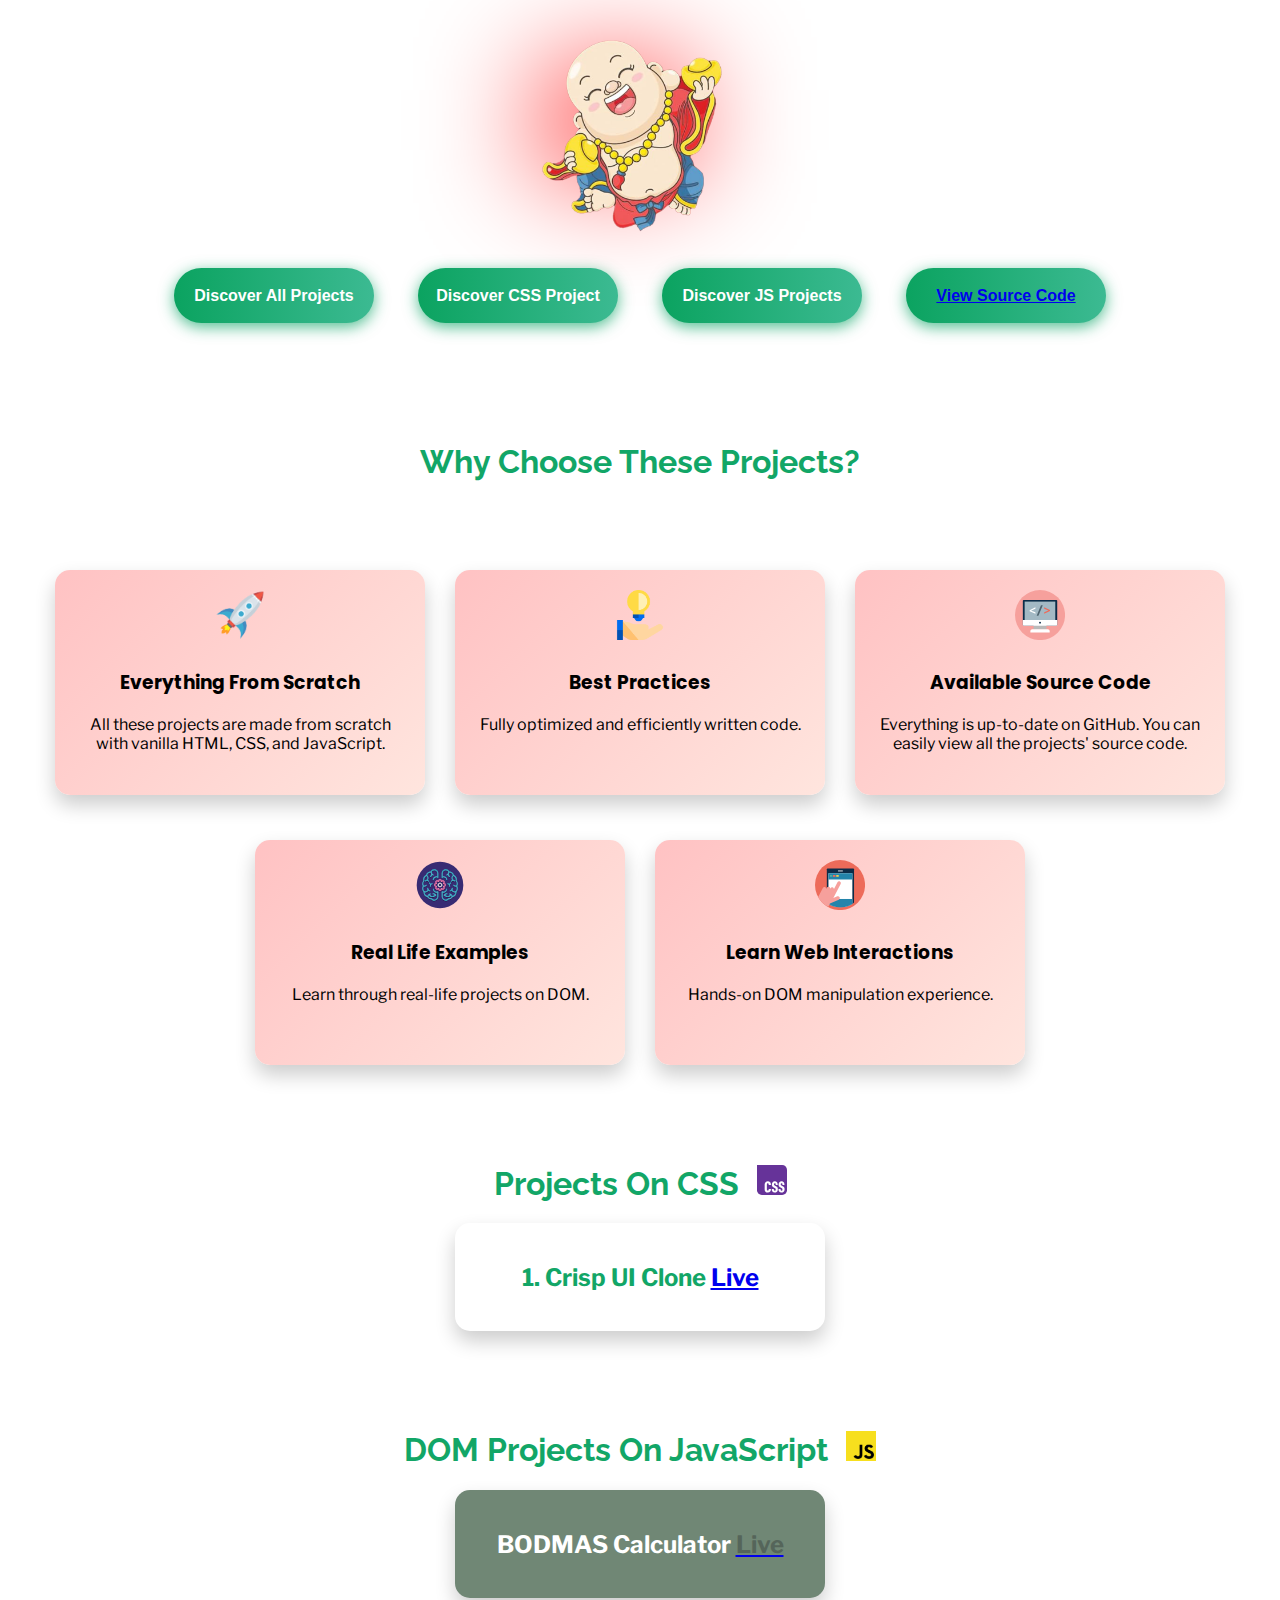
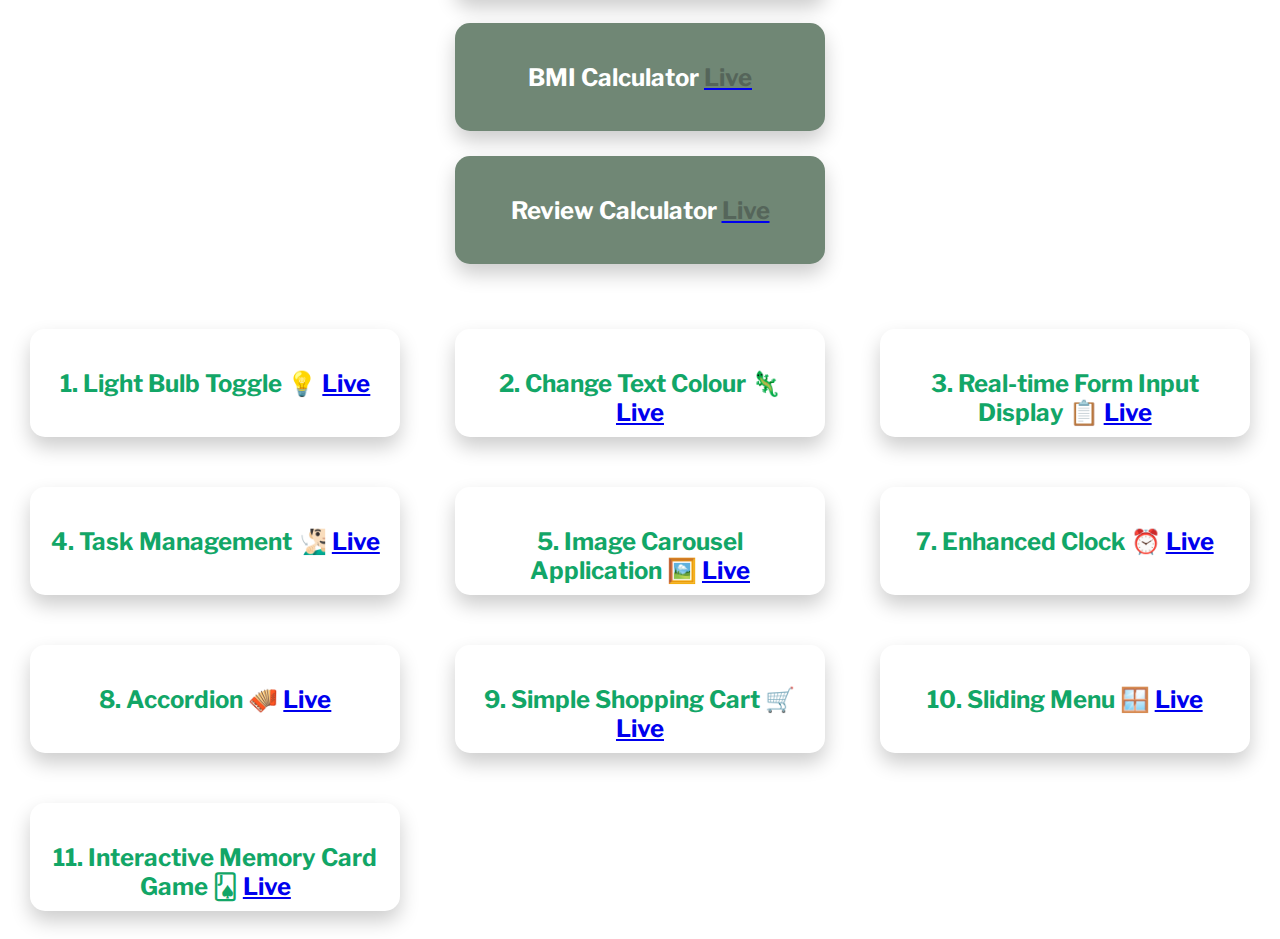
<file: index.html>
<!DOCTYPE html>
<html lang="en">

<head>
    <meta charset="UTF-8">
    <meta name="viewport" content="width=device-width, initial-scale=1.0">
    <title>@theadroitdev | Projects</title>
    <link rel="shortcut icon" href="./assests/WISE_Logo.png" type="image/x-icon">
    <link rel="stylesheet" href="styles.css">
    <style>
        body{
            overflow-x: hidden;
        }
    </style>
</head>

<body>

    <div class="logo-container">
        <div class="glow"></div>
        <img class="image-logo" src="./assests/rituals_of_happy_soul.png" width="240" alt="main-logo">
    </div>
    <div class="buttons">
        <button class="btn-hover color-5">Discover All Projects</button>
        <button class="btn-hover color-5">Discover CSS Project</button>
        <button class="btn-hover color-5">Discover JS Projects</button>
        <button class="btn-hover color-5 source-btn"><a target="_blank" href="https://github.com/TheAdroitDev/ChaiCode-Cohort/tree/master/February-2025/phase-2-JavaScript-Surgeons/week-07/js_Dom_Challenges"><span>View Source Code</span></a></button>
    </div>

    <div class="section">
        <div class="center-container">
            <h1 class="glowing-border">Why Choose These Projects?</h1>
        </div>

        <div class="card-container">
            <div class="card">
                <img src="./assests/svgviewer-png-output.png" alt="Logo 1" class="card-logo">
                <h3>Everything From Scratch</h3>
                <p>All these projects are made from scratch with vanilla HTML, CSS, and JavaScript.</p>
            </div>
            <div class="card">
                <img src="./assests/svgviewer-png-output (2).png" alt="Logo 2" class="card-logo">
                <h3>Best Practices</h3>
                <p>Fully optimized and efficiently written code.</p>
            </div>
            <div class="card">
                <img src="./assests/reshot-icon-code-CZ2NMXUGQ8.svg" alt="Logo 3" class="card-logo">
                <h3>Available Source Code</h3>
                <p>Everything is up-to-date on GitHub. You can easily view all the projects' source code.</p>
            </div>
        </div>
        <div class="more-cards-container">
            <div class="card">
                <img src="./assests/reshot-icon-machine-learning-CNU25VK3BE.svg" alt="Logo 3" class="card-logo">
                <h3>Real Life Examples</h3>
                <p>Learn through real-life projects on DOM.</p>
            </div>
            <div class="card">
                <img src="./assests/reshot-icon-touch-BPWDKJH2X3.svg" alt="Logo 3" class="card-logo">
                <h3>Learn Web Interactions</h3>
                <p>Hands-on DOM manipulation experience.</p>
            </div>
        </div>
    </div>
    <div class="section-css">
      
        <h1>Projects On CSS <img id="css-logo" src="./assests/Official_CSS_Logo.svg" width="40" alt="css-logo"></h1>
        <div class="card-show-sections">
            <h2>1. Crisp UI Clone <a href="https://theadroitdev.github.io/crisp-ui-clone/"><span>Live</span></a></h2>
        </div>       
    </div>


    <h1>DOM Projects On JavaScript <img id="css-logo" src="./assests/javascript.webp" width="40" alt="js-logo"></h1>
    <div class="latest-container">
        <div id="card-1" class="card-show-sections">
            <h2> BODMAS Calculator <a
                    href="https://theadroitdev.github.io/DOM-phase0-3-Challenges/calculator/index.html"><span
                        style="color: #55655a;">Live</span></a></h2>
        </div>
        <div id="card-2" class="card-show-sections">
            <h2> BMI Calculator <a
                    href="https://theadroitdev.github.io/DOM-phase0-3-Challenges/bmi-calculator/index.html"><span
                        style="color: #55655a;">Live</span></a></h2>
        </div>
        <div id="card-3" class="card-show-sections">
            <h2> Review Calculator <a
                    href="https://theadroitdev.github.io/DOM-phase0-3-Challenges/review-collector/index.html"><span
                        style="color: #55655a;">Live</span></a></h2>
        </div>
    </div>
    <div class="section-js js-projects-container ">
        <div class="card-show-sections">
            <h2>1. Light Bulb Toggle 💡 <a href="./challenges_1-5/challenge-1/index.html"><span>Live</span></a></h2>
        </div>
        <div class="card-show-sections">
            <h2>2. Change Text Colour 🦎 <a href="./challenges_1-5/challenge-2/index.html"><span>Live</span></a></h2>
        </div>
        <div class="card-show-sections">
            <h2>3. Real-time Form Input Display 📋 <a
                    href="./challenges_1-5/challenge-3/index.html"><span>Live</span></a></h2>
        </div>
        <div class="card-show-sections">
            <h2>4. Task Management 🧏🏻‍♂️ <a href="./challenges_1-5/challenge-4/index.html"><span>Live</span></a></h2>
        </div>
        <div class="card-show-sections">
            <h2>5. Image Carousel Application 🖼️ <a
                    href="./challenges_1-5/challenge-5/index.html"><span>Live</span></a></h2>
        </div>
        <div class="card-show-sections">
            <h2>7. Enhanced Clock ⏰ <a href="./challenges_6-10/challenge-6/index.html"><span>Live</span></a></h2>
        </div>
        <div class="card-show-sections">
            <h2>8. Accordion 🪗 <a href="./challenges_6-10/challenge-7/index.html"><span>Live</span></a></h2>
        </div>
        <div class="card-show-sections">
            <h2>9. Simple Shopping Cart 🛒 <a href="./challenges_6-10/challenge-8/index.html"><span>Live</span></a>
            </h2>
        </div>
        <div class="card-show-sections">
            <h2>10. Sliding Menu 🪟 <a href="./challenges_6-10/challenge-9/index.html"><span>Live</span></a></h2>
        </div>
        <div class="card-show-sections">
            <h2>11. Interactive Memory Card Game 🂫 <a
                    href="./challenges_6-10/challenge-10/index.html"><span>Live</span></a></h2>
        </div>
    </div>
</body>

</html>
</file>
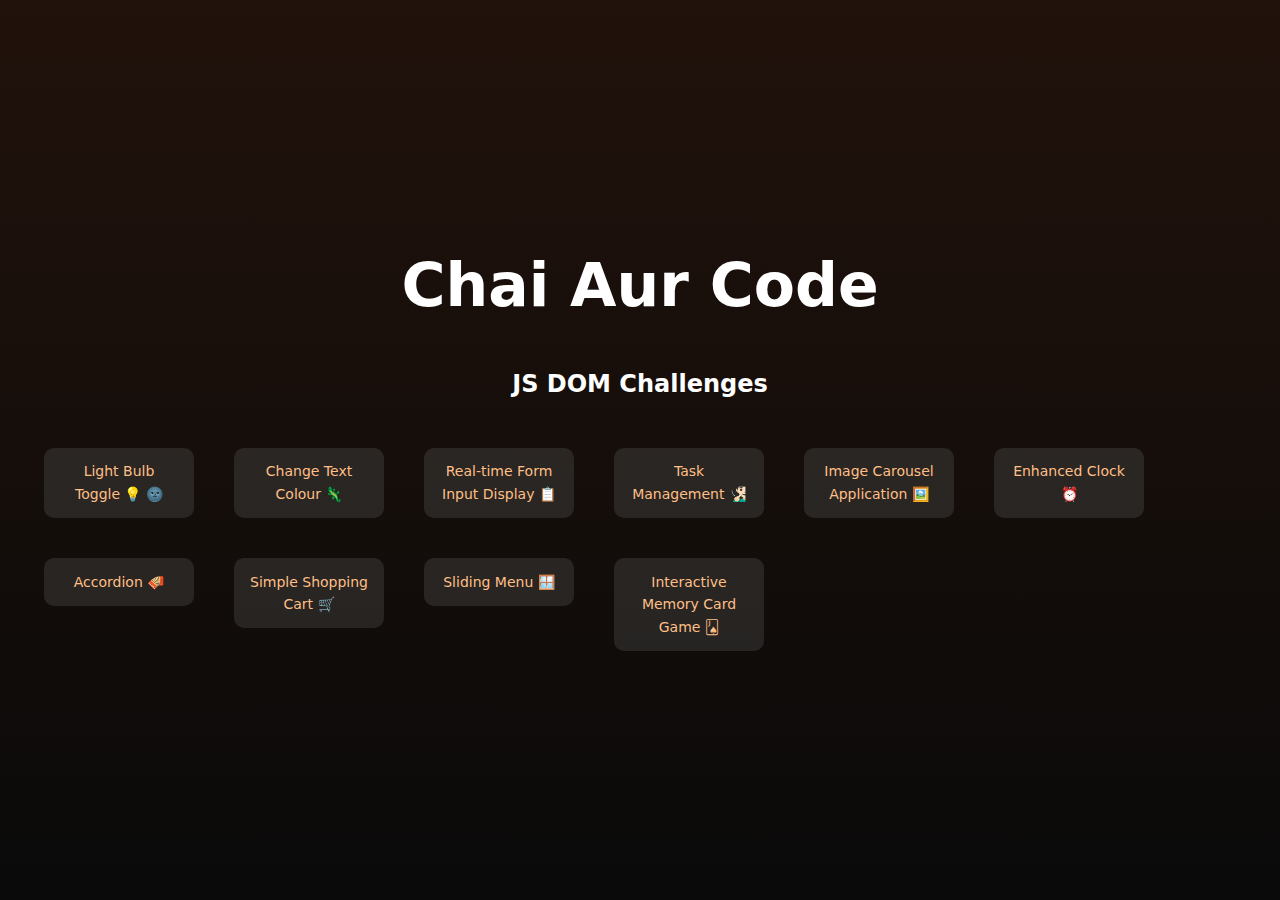
<file: challenges_1-5/index.html>
<!DOCTYPE html>
<html lang="en">

<head>
  <meta charset="UTF-8" />
  <meta name="viewport" content="width=device-width, initial-scale=1.0" />
  <title>JS DOM Challenges</title>
  <link rel="stylesheet" href="styles.css" />
</head>

<body>
  <main class="main">
    <h1 class="heading">Chai Aur Code</h1>
    <h2>JS DOM Challenges</h2>

    <div class="btns">
      <div class="btn-group">
        <a href="./challenge-1/index.html">Light Bulb Toggle 💡 🌚</a>

      </div>

      <div class="btn-group">
        <a href="./challenge-2/index.html">Change Text Colour 🦎</a>

      </div>

      <div class="btn-group">
        <a href="./challenge-3/index.html">Real-time Form Input Display 📋</a>

      </div>

      <div class="btn-group">
        <a href="./challenge-4/index.html">Task Management 🧏🏻‍♂️</a>

      </div>

      <div class="btn-group">
        <a href="./challenge-5/index.html">Image Carousel Application 🖼️</a>
      </div>
      <div class="btn-group">
        <a href="../challenges_6-10/challenge-6/index.html">Enhanced Clock ⏰</a>
      </div>
      <div class="btn-group">
        <a href="../challenges_6-10/challenge-7/index.html">Accordion 🪗</a>

      </div>
      <div class="btn-group">
        <a href="../challenges_6-10/challenge-8/index.html">Simple Shopping Cart 🛒</a>

      </div>
      <div class="btn-group">
        <a href="../challenges_6-10/challenge-9/index.html"> Sliding Menu 🪟</a>

      </div>
      <div class="btn-group">
        <a href="../challenges_6-10/challenge-10/index.html">Interactive Memory Card Game 🂫</a>

      </div>
    </div>
  </main>
</body>

</html>
</file>
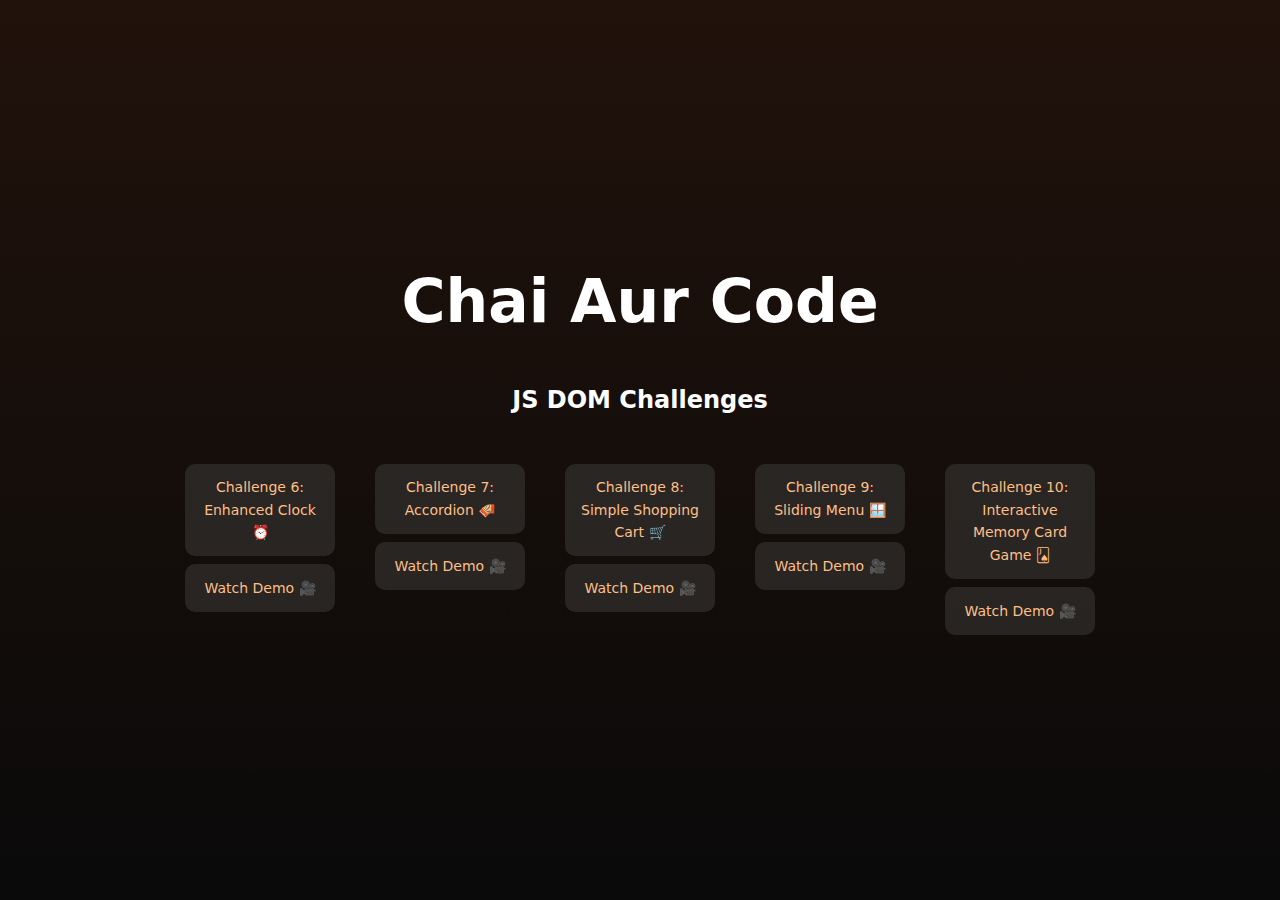
<file: challenges_6-10/index.html>
<!-- <!DOCTYPE html>
<html lang="en">
  <head>
    <meta charset="UTF-8" />
    <meta name="viewport" content="width=device-width, initial-scale=1.0" />
    <title>JS DOM Challenges</title>
    <link rel="stylesheet" href="styles.css" />
  </head>
  <body>
    <main class="main">
      <h1 class="heading">Chai Aur Code</h1>
      <h2>JS DOM Challenges</h2>

      <div class="btns">
        <a href="./challenge-6/index.html">Challenge 6: Enhanced Clock ⏰</a>
        <a href="./challenge-7/index.html">Challenge 7: Accordion 🪗</a>
        <a href="./challenge-8/index.html"
          >Challenge 8: Simple Shopping Cart 🛒</a
        >
        <a href="./challenge-9/index.html">Challenge 9: Sliding Menu 🪟</a>
        <a href="./challenge-10/index.html"
          >Challenge 10: Interactive Memory Card Game 🂫</a
        >
      </div>
    </main>
  </body>
</html> -->
<!DOCTYPE html>
<html lang="en">
  <head>
    <meta charset="UTF-8" />
    <meta name="viewport" content="width=device-width, initial-scale=1.0" />
    <title>JS DOM Challenges</title>
    <link rel="stylesheet" href="styles.css" />
  </head>
  <body>
    <main class="main">
      <h1 class="heading">Chai Aur Code</h1>
      <h2>JS DOM Challenges</h2>

      <div class="btns">
        <div class="btn-group">
          <a href="./challenge-6/index.html">Challenge 6: Enhanced Clock ⏰</a>
          <a
            href="https://vimeo.com/1058699191"
            target="_blank"
            class="demo-link"
            >Watch Demo 🎥</a
          >
        </div>

        <div class="btn-group">
          <a href="./challenge-7/index.html">Challenge 7: Accordion 🪗</a>
          <a
            href="https://vimeo.com/1058699234"
            target="_blank"
            class="demo-link"
            >Watch Demo 🎥</a
          >
        </div>

        <div class="btn-group">
          <a href="./challenge-8/index.html"
            >Challenge 8: Simple Shopping Cart 🛒</a
          >
          <a
            href="https://vimeo.com/1058699266"
            target="_blank"
            class="demo-link"
            >Watch Demo 🎥</a
          >
        </div>

        <div class="btn-group">
          <a href="./challenge-9/index.html">Challenge 9: Sliding Menu 🪟</a>
          <a
            href="https://vimeo.com/1058699308"
            target="_blank"
            class="demo-link"
            >Watch Demo 🎥</a
          >
        </div>

        <div class="btn-group">
          <a href="./challenge-10/index.html"
            >Challenge 10: Interactive Memory Card Game 🂫</a
          >
          <a
            href="https://vimeo.com/1058699351"
            target="_blank"
            class="demo-link"
            >Watch Demo 🎥</a
          >
        </div>
      </div>
    </main>
  </body>
</html>
</file>
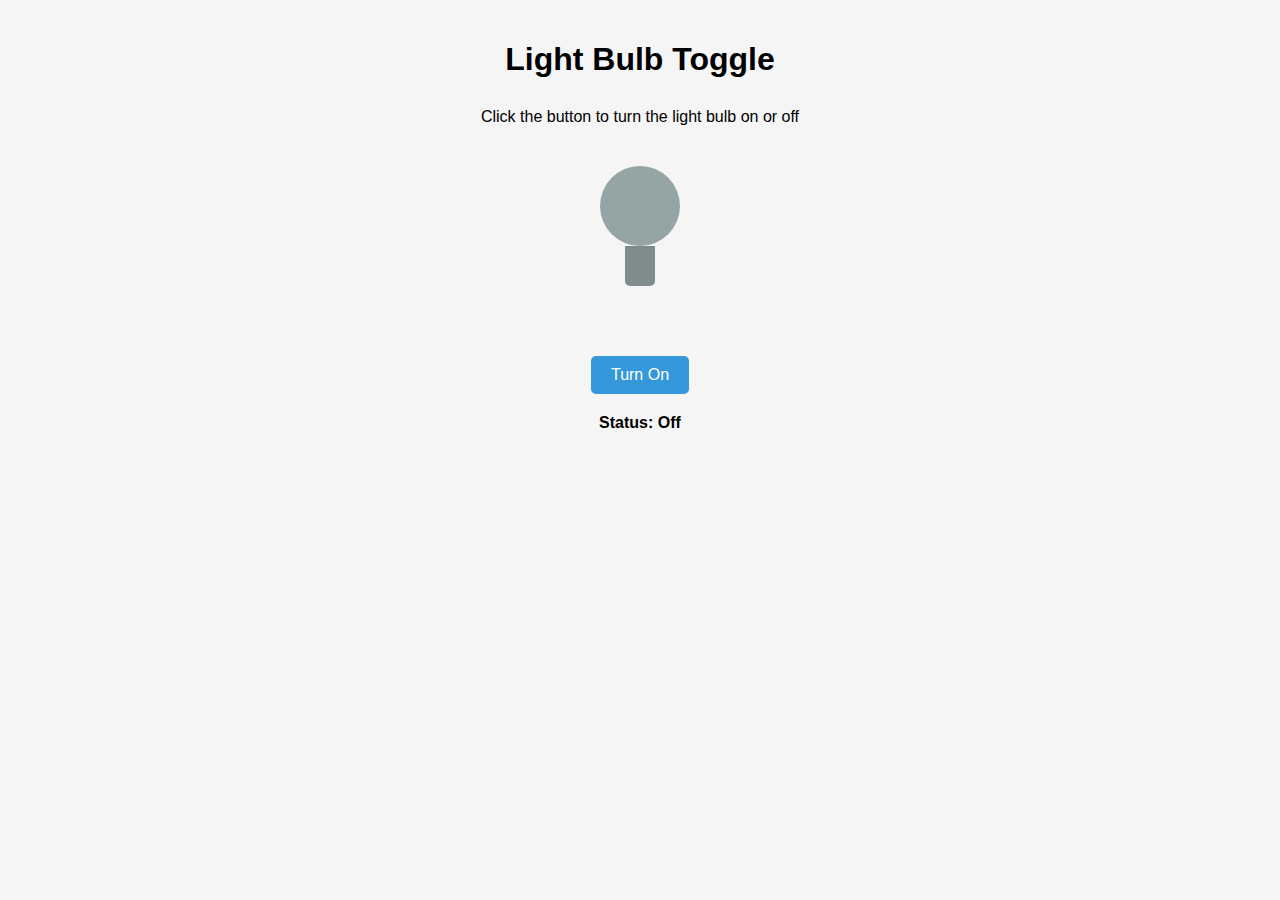
<file: challenges_1-5/challenge-1/index.html>
<!DOCTYPE html>
<html lang="en">
  <head>
    <meta charset="UTF-8" />
    <meta name="viewport" content="width=device-width, initial-scale=1.0" />
    <title>Light Bulb Toggle</title>
    <link rel="stylesheet" href="styles.css" />
  </head>
  <body id="body">
    <h1>Light Bulb Toggle</h1>
    <p>Click the button to turn the light bulb on or off</p>

    <div class="bulb-container">
      <div id="bulb" class="bulb off"></div>
      <div class="bulb-base"></div>
    </div>

    <button id="toggleButton">Turn On</button>

    <p id="status" class="switch-status">Status: Off</p>

    <script src="app.js"></script>
  </body>
</html>
</file>
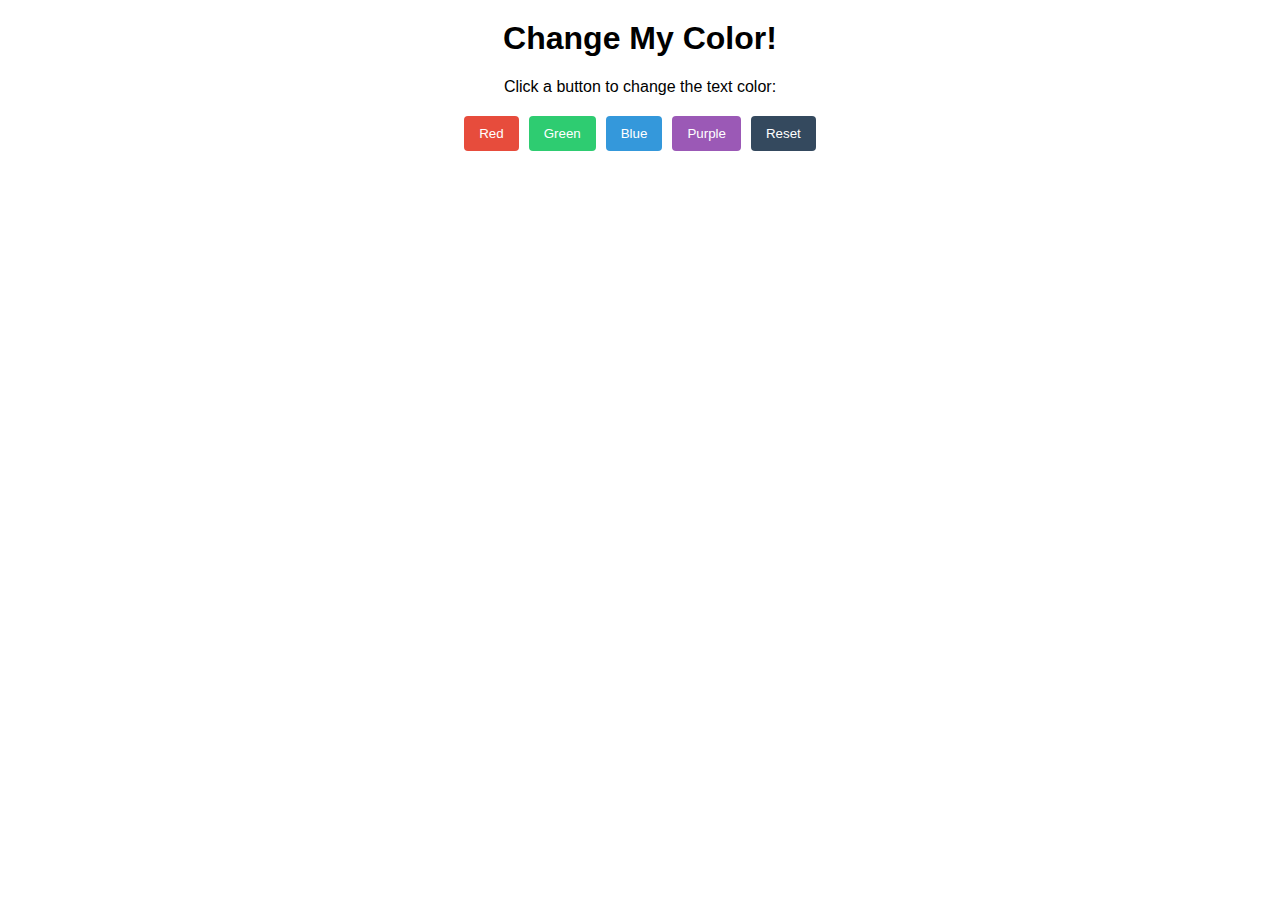
<file: challenges_1-5/challenge-2/index.html>
<html lang="en">
  <head>
    <meta charset="UTF-8" />
    <meta name="viewport" content="width=device-width, initial-scale=1.0" />
    <title>Change Text Color</title>
    <link rel="stylesheet" href="styles.css" />
  </head>
  <body>
    <h1 id="mainHeading">Change My Color!</h1>
    <p>Click a button to change the text color:</p>

    <div class="color-buttons">
      <button id="redButton">Red</button>
      <button id="greenButton">Green</button>
      <button id="blueButton">Blue</button>
      <button id="purpleButton">Purple</button>
      <button id="resetButton">Reset</button>
    </div>

    <script src="app.js"></script>
  </body>
</html>
</file>
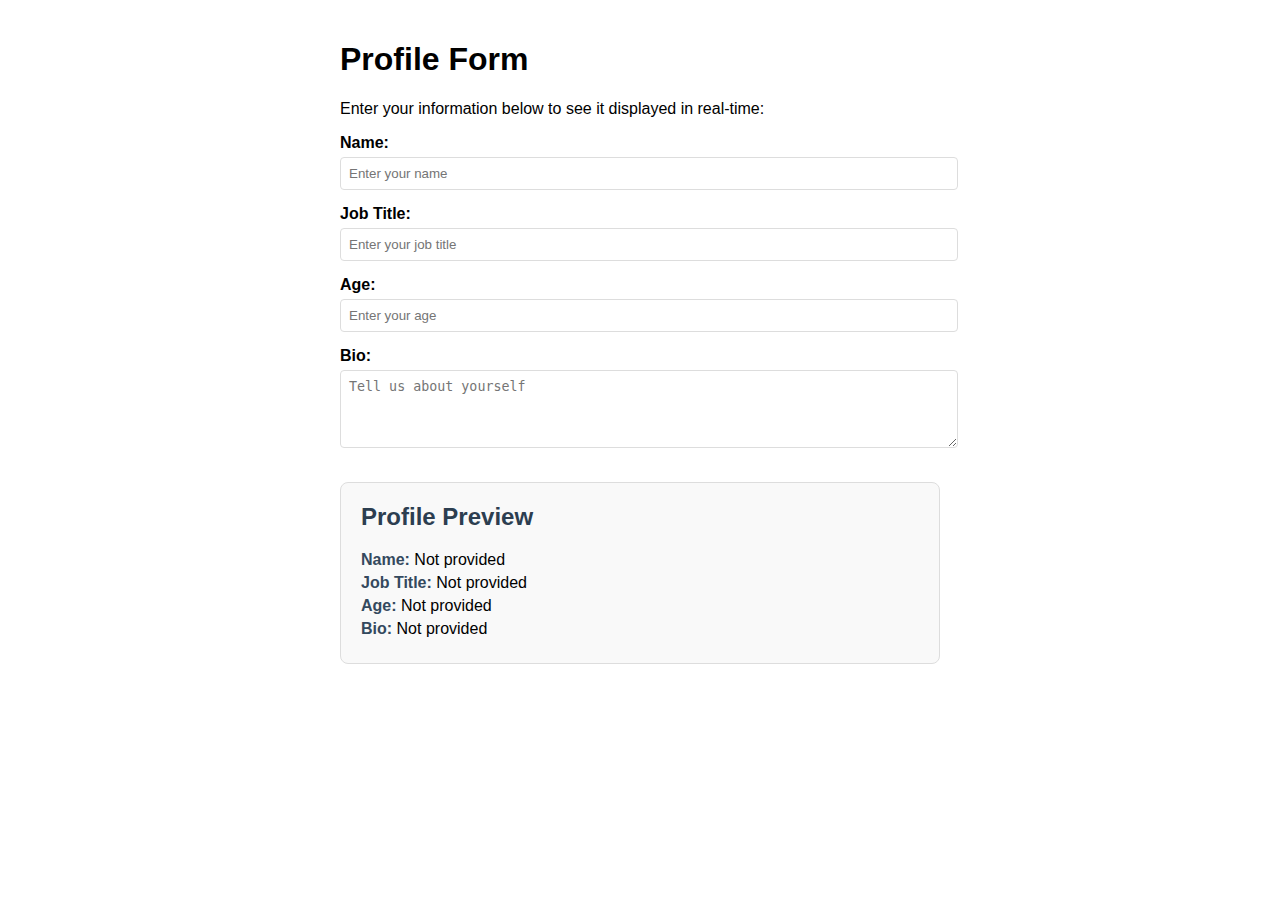
<file: challenges_1-5/challenge-3/index.html>
<!DOCTYPE html>
<html lang="en">

<head>
  <meta charset="UTF-8" />
  <meta name="viewport" content="width=device-width, initial-scale=1.0" />
  <title>Real-time Form Input Display</title>
  <link rel="stylesheet" href="styles.css" />
</head>

<body>
  <h1>Profile Form</h1>
  <p>Enter your information below to see it displayed in real-time:</p>

  <div class="form-container">
    <div class="form-group">
      <label for="nameInput">Name:</label>
      <input type="text" id="nameInput" placeholder="Enter your name" />
    </div>

    <div class="form-group">
      <label for="jobInput">Job Title:</label>
      <input type="text" id="jobInput" placeholder="Enter your job title" />
    </div>

    <div class="form-group">
      <label for="ageInput">Age:</label>
      <input type="number" id="ageInput" min="18" max="120" placeholder="Enter your age" />
    </div>

    <div class="form-group">
      <label for="bioInput">Bio:</label>
      <textarea id="bioInput" rows="4" placeholder="Tell us about yourself"></textarea>
    </div>
  </div>

  <div class="preview-card">
    <h2>Profile Preview</h2>
    <div class="profile-info">
      <p><strong>Name:</strong> <span id="nameDisplay">Not provided</span></p>
      <p>
        <strong>Job Title:</strong> <span id="jobDisplay">Not provided</span>
      </p>
      <p><strong>Age:</strong> <span id="ageDisplay">Not provided</span></p>
      <p><strong>Bio:</strong> <span id="bioDisplay">Not provided</span></p>
    </div>
  </div>

  <script src="app.js"></script>
</body>

</html>
</file>
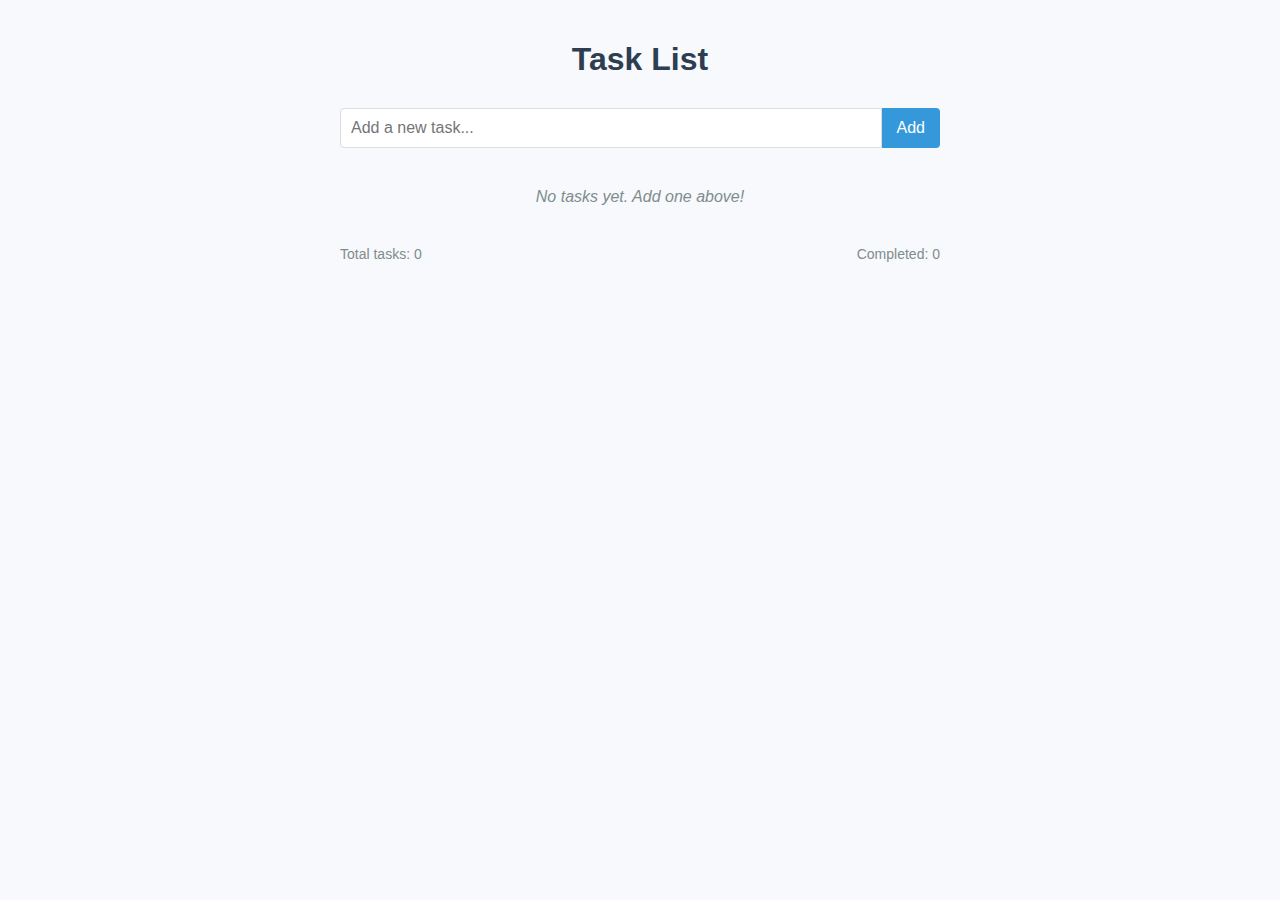
<file: challenges_1-5/challenge-4/index.html>
<!DOCTYPE html>
<html lang="en">

<head>
  <meta charset="UTF-8" />
  <meta name="viewport" content="width=device-width, initial-scale=1.0" />
  <title>Task List Application</title>
  <link rel="stylesheet" href="styles.css" />
</head>

<body>
  <h1>Task List</h1>

  <div class="task-form">
    <input type="text" id="taskInput" class="task-input" placeholder="Add a new task..." />
    <button id="addButton" class="add-button">Add</button>
  </div>

  <ul id="taskList" class="task-list">
    <li id="emptyTag" class="empty-list">No tasks yet. Add one above!</li>
  </ul>

  <div class="task-stats">
    <span id="totalTasks">Total tasks: 0</span>
    <span id="completedTasks">Completed: 0</span>
  </div>
  <script src="app.js"></script>
</body>

</html>
</file>
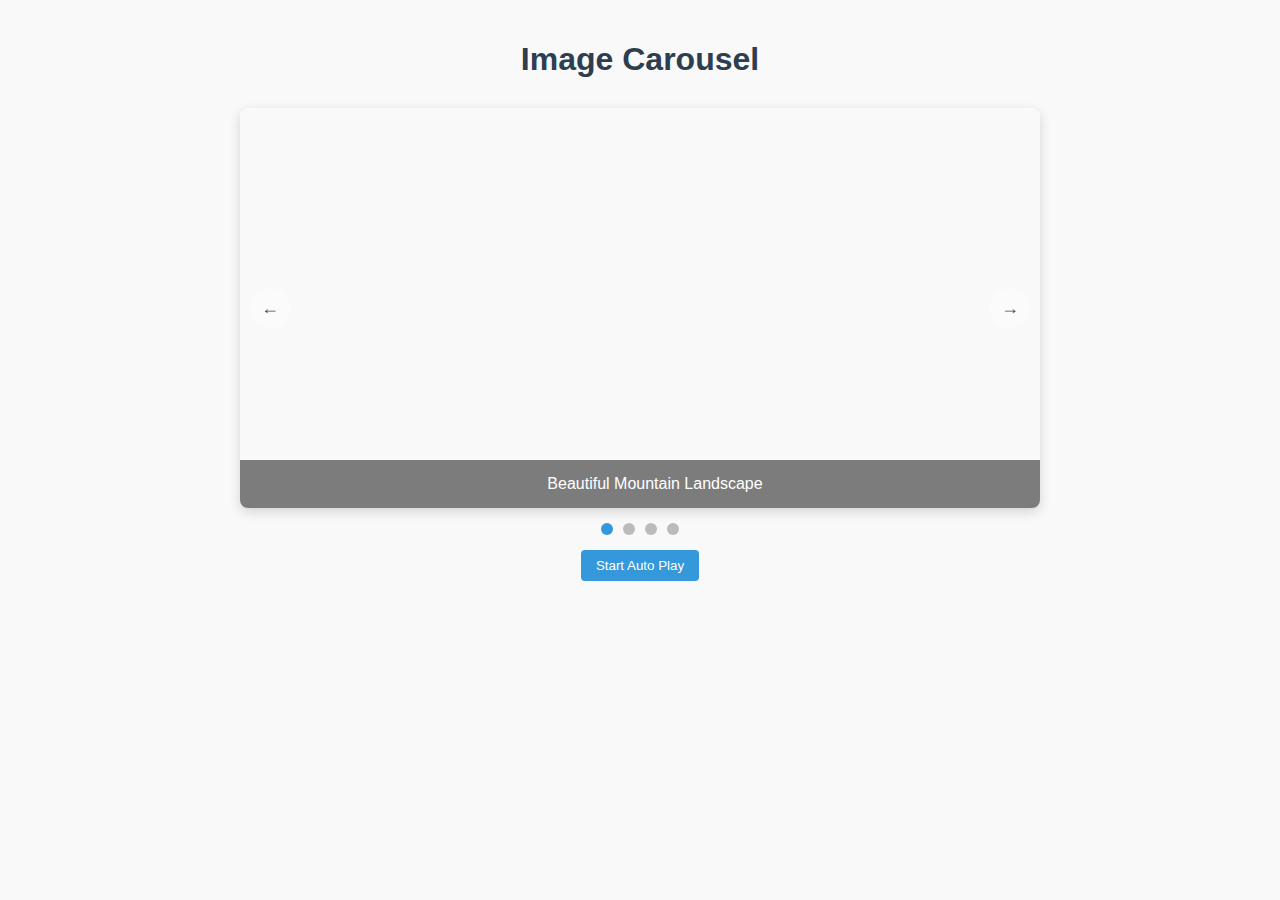
<file: challenges_1-5/challenge-5/index.html>
<!DOCTYPE html>
<html lang="en">

<head>
  <meta charset="UTF-8" />
  <meta name="viewport" content="width=device-width, initial-scale=1.0" />
  <title>Image Carousel</title>
  <link rel="stylesheet" href="styles.css" />
</head>

<body>
  <h1>Image Carousel</h1>

  <div class="carousel-container" id="carousel">
    <div class="carousel-track" id="carouselTrack">
      <!-- Images will be added dynamically -->
     
    </div>
    
    <div class="carousel-caption" id="caption"></div>

    <button class="carousel-button prev-button" id="prevButton">←</button>
    <button class="carousel-button next-button" id="nextButton">→</button>
  </div>

  <div class="carousel-nav" id="carouselNav">
    <!-- Indicators will be added dynamically -->
  </div>

  <div class="auto-play-control">
    <button class="auto-play-button" id="autoPlayButton">
      Start Auto Play
    </button>
    <span id="timerDisplay"></span>
  </div>

  <script src="app.js"></script>
</body>

</html>
</file>
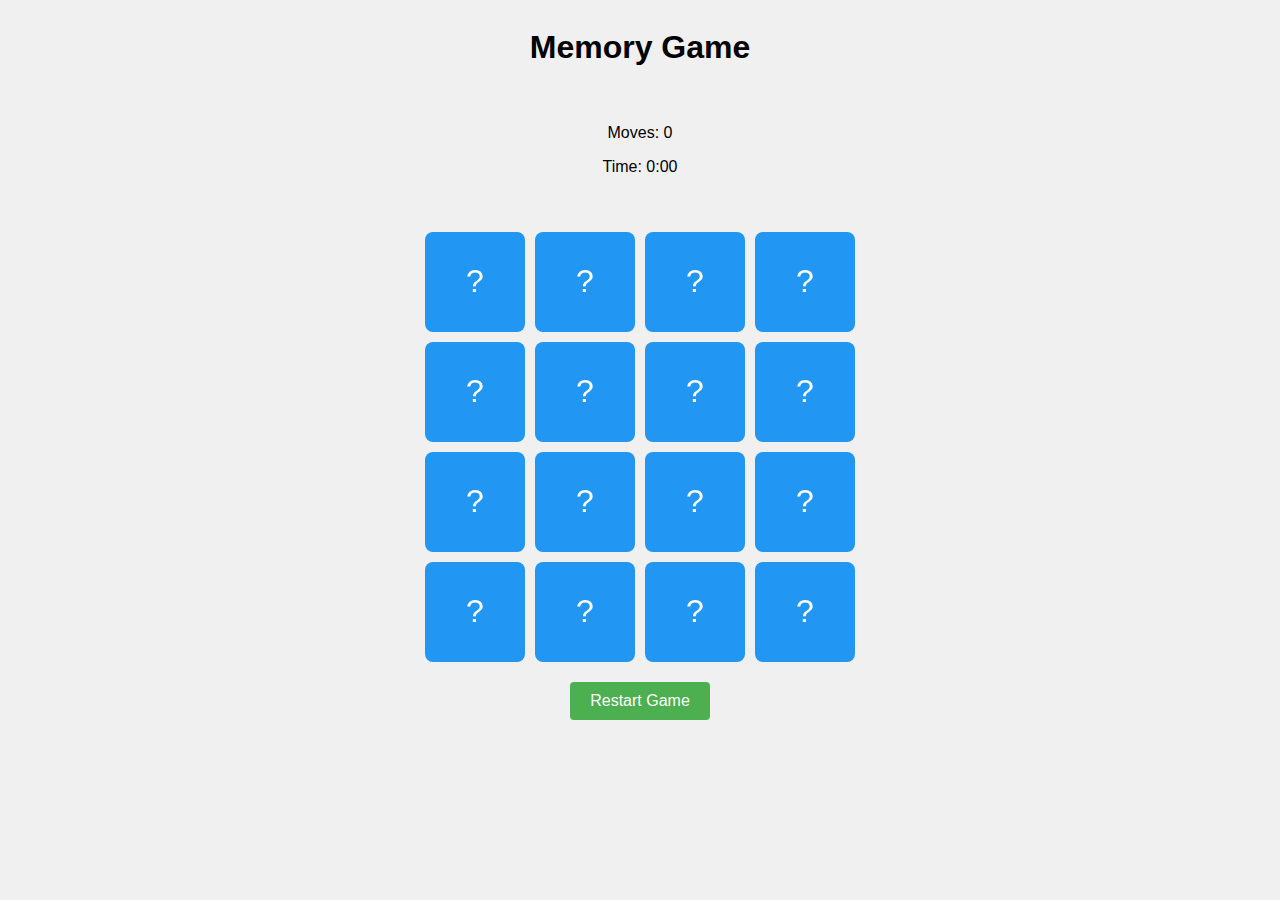
<file: challenges_6-10/challenge-10/index.html>
<!DOCTYPE html>
<html lang="en">
  <head>
    <meta charset="UTF-8" />
    <meta name="viewport" content="width=device-width, initial-scale=1.0" />
    <title>Memory Card Game</title>
    <link rel="stylesheet" href="styles.css" />
  </head>
  <body>
    <h1>Memory Game</h1>
    <div class="stats">
      <p>Moves: <span id="moves">0</span></p>
      <p>Time: <span id="time">0:00</span></p>
    </div>
    <div class="game-container" id="gameContainer"></div>
    <button onclick="restartGame()">Restart Game</button>

    <script src="app.js"></script>
  </body>
</html>
</file>
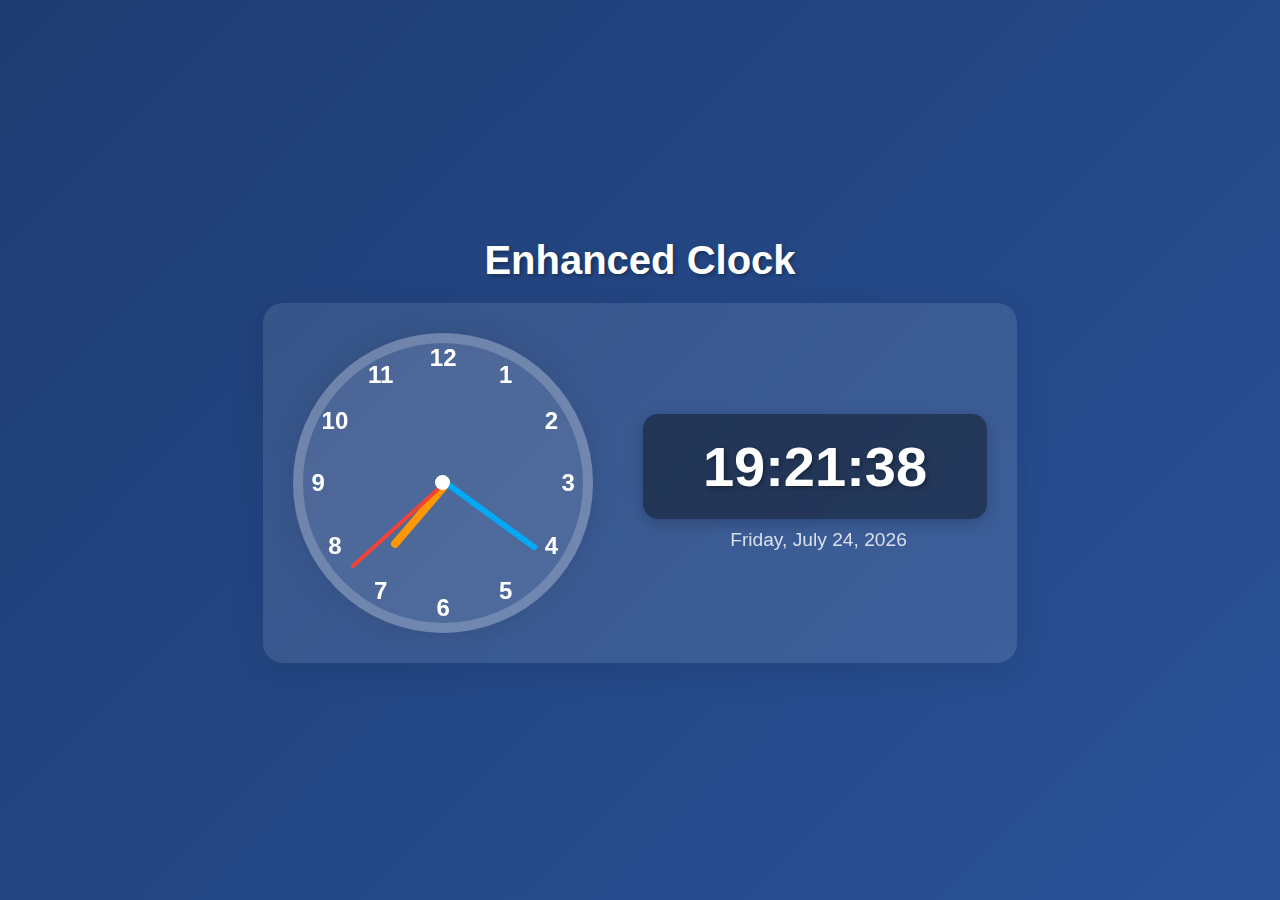
<file: challenges_6-10/challenge-6/index.html>
<!DOCTYPE html>
<html lang="en">
  <head>
    <meta charset="UTF-8" />
    <meta name="viewport" content="width=device-width, initial-scale=1.0" />
    <title>Enhanced Digital & Analog Clock</title>
    <link rel="stylesheet" href="styles.css" />
  </head>
  <body>
    <h2>Enhanced Clock</h2>

    <div class="container">
      <div class="clock">
        <div class="hand hour"></div>
        <div class="hand minute"></div>
        <div class="hand second"></div>
      </div>

      <div>
        <div class="digital-clock">00:00:00</div>
        <div class="date"></div>
      </div>
    </div>

    <script src="app.js"></script>
  </body>
</html>
</file>
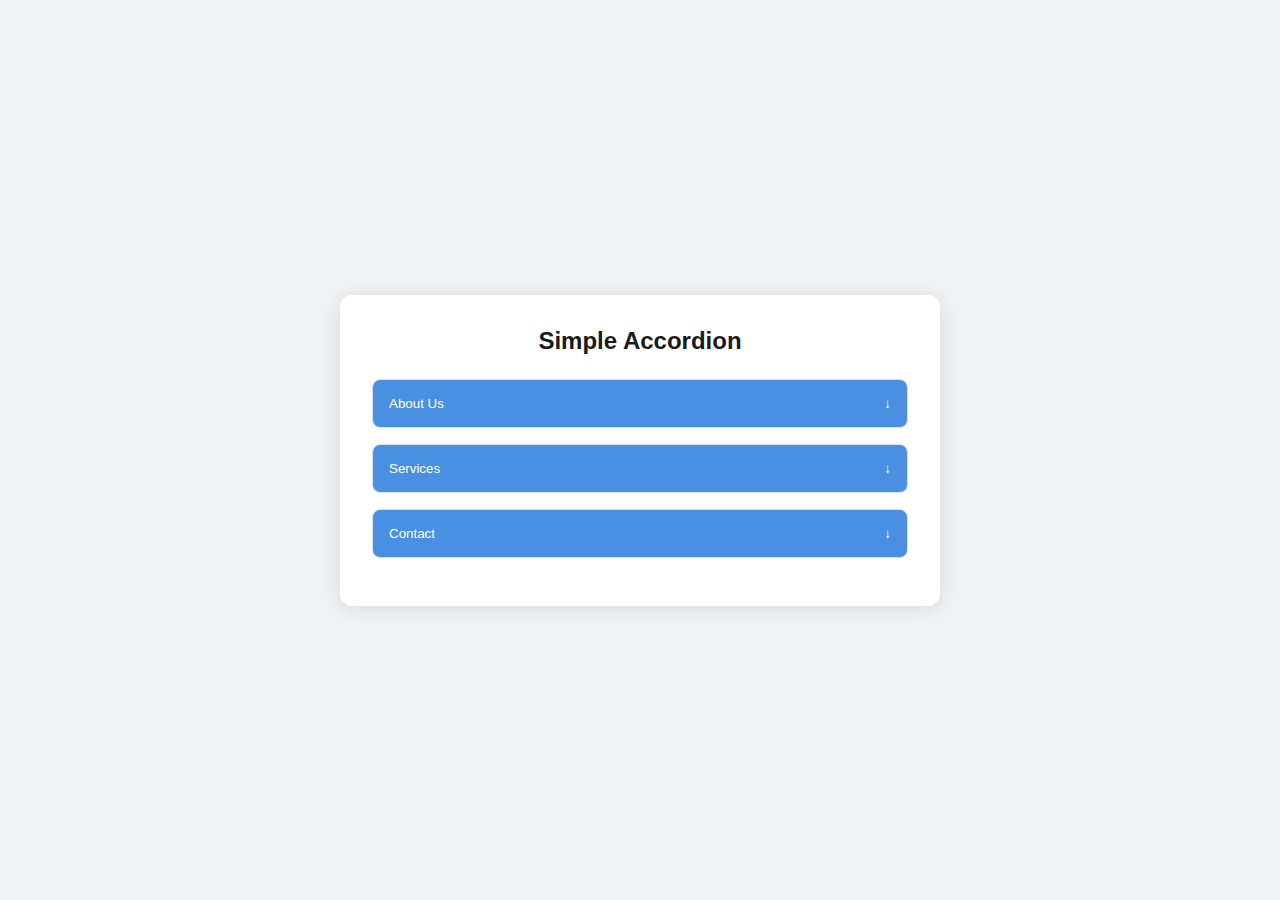
<file: challenges_6-10/challenge-7/index.html>
<!DOCTYPE html>
<html lang="en">

<head>
  <meta charset="UTF-8" />
  <meta name="viewport" content="width=device-width, initial-scale=1.0" />
  <title>Slick Accordion</title>
  <link rel="stylesheet" href="styles.css" />
</head>

<body>
  <div class="container">
    <h2>Simple Accordion</h2>
    <div class="accordion">
      <div class="accordion-item">
        <button class="accordion-button">
          About Us
          <span class="arrow">↓</span>
        </button>
        <div class="accordion-content">
          <p>
            We are a company dedicated to creating amazing web experiences.
            Our team works tirelessly to bring you the best solutions.
          </p>
        </div>
      </div>

      <div class="accordion-item">
        <button class="accordion-button">
          Services
          <span class="arrow">↓</span>
        </button>
        <div class="accordion-content">
          <p>
            We offer web design, development, and consulting services to help
            your business grow online.
          </p>
        </div>
      </div>

      <div class="accordion-item">
        <button class="accordion-button">
          Contact
          <span class="arrow">↓</span>
        </button>
        <div class="accordion-content">
          <p>
            Get in touch with us through email or phone. We're always happy to
            help with your projects.
          </p>
        </div>
      </div>
    </div>
  </div>

  <script src="app.js"></script>
</body>

</html>
</file>
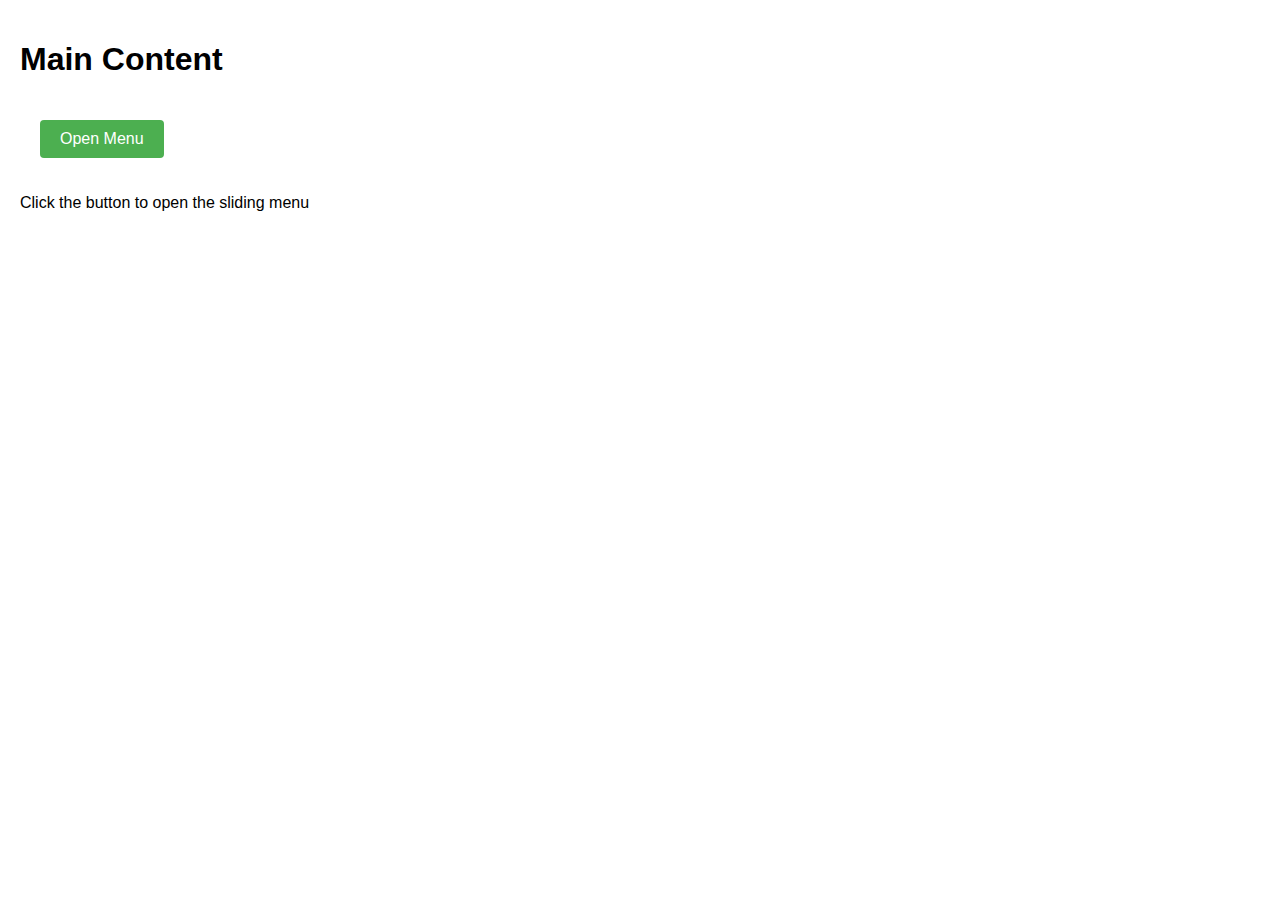
<file: challenges_6-10/challenge-9/index.html>
<!DOCTYPE html>
<html lang="en">
  <head>
    <meta charset="UTF-8" />
    <meta name="viewport" content="width=device-width, initial-scale=1.0" />
    <title>Sliding Menu</title>
    <link rel="stylesheet" href="styles.css" />
  </head>
  <body>
    <div class="content">
      <h1>Main Content</h1>
      <button class="toggle-btn">Open Menu</button>
      <p>Click the button to open the sliding menu</p>
    </div>

    <div class="panel">
      <button class="close-btn">X</button>
      <h2>Menu Items</h2>
      <div class="menu-item">Home</div>
      <div class="menu-item">About</div>
      <div class="menu-item">Services</div>
      <div class="menu-item">Contact</div>
    </div>

    <script src="app.js"></script>
  </body>
</html>
</file>
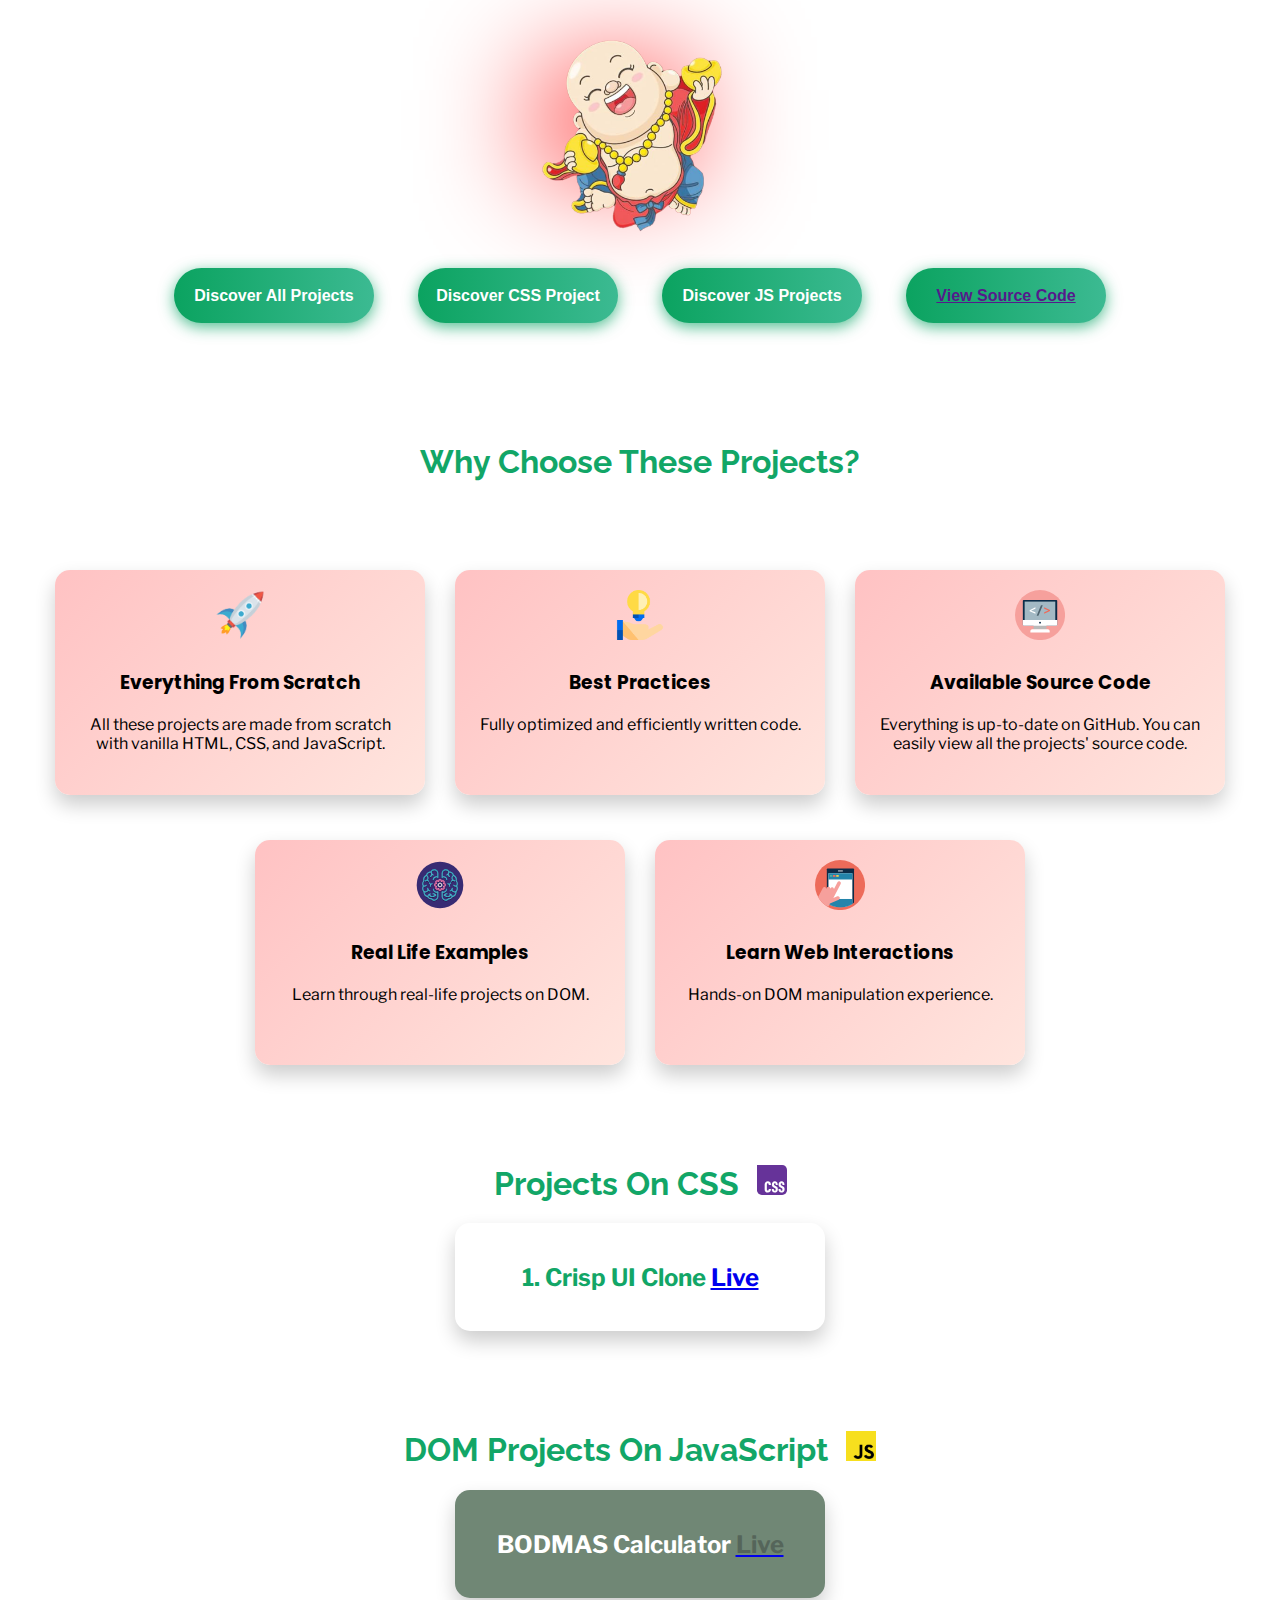
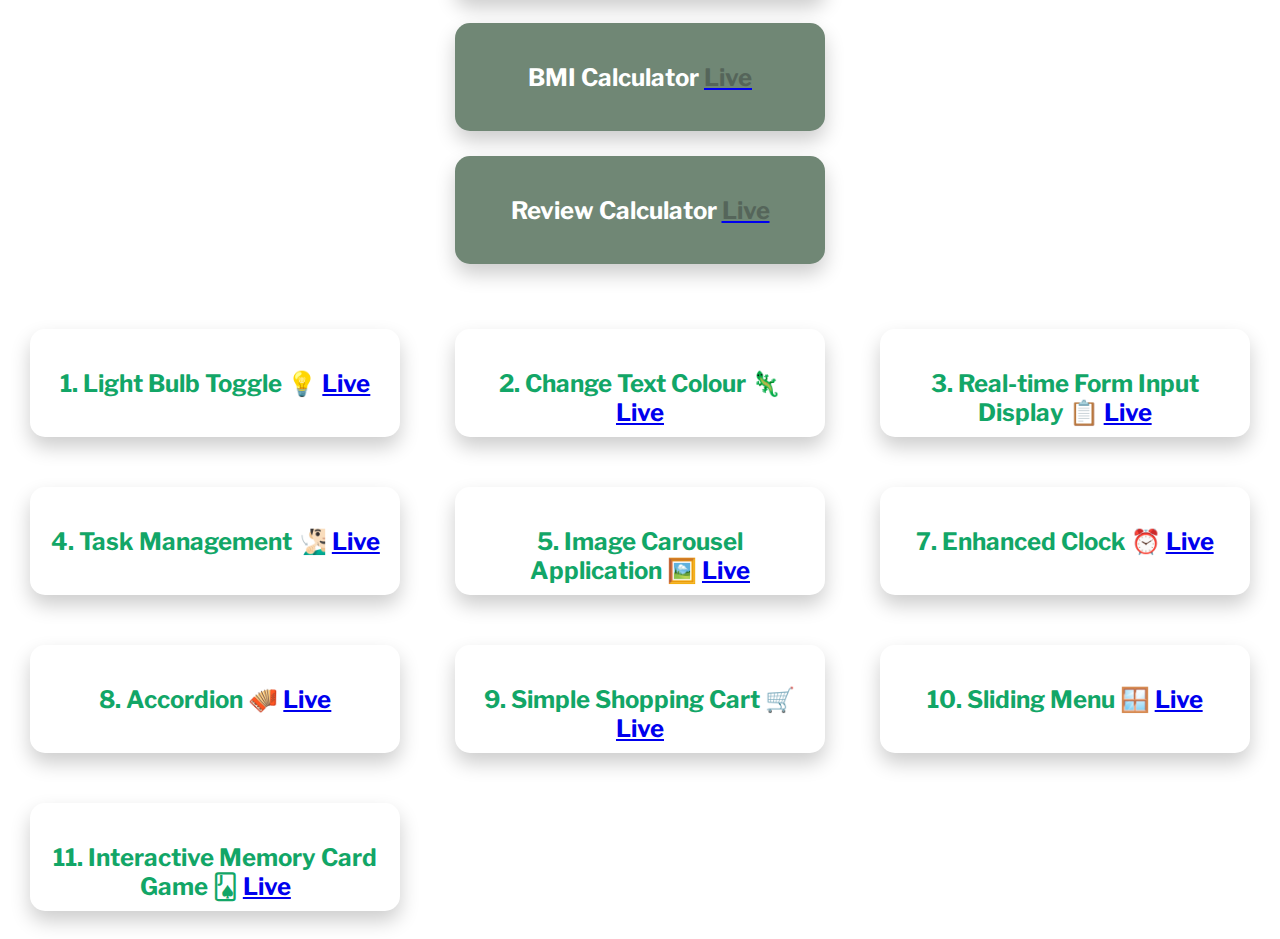
<file: projects.html>
<!DOCTYPE html>
<html lang="en">

<head>
    <meta charset="UTF-8">
    <meta name="viewport" content="width=device-width, initial-scale=1.0">
    <title>@theadroitdev | Projects</title>
    <link rel="shortcut icon" href="./assests/WISE_Logo.png" type="image/x-icon">
    <link rel="stylesheet" href="projects.css">
    <style>
        body{
            overflow-x: hidden;
        }
    </style>
</head>

<body>

    <div class="logo-container">
        <div class="glow"></div>
        <img class="image-logo" src="./assests/rituals_of_happy_soul.png" width="240" alt="main-logo">
    </div>
    <div class="buttons">
        <button class="btn-hover color-5">Discover All Projects</button>
        <button class="btn-hover color-5">Discover CSS Project</button>
        <button class="btn-hover color-5">Discover JS Projects</button>
        <button class="btn-hover color-5 source-btn"><a href=""><span>View Source Code</span></a></button>
    </div>

    <div class="section">
        <div class="center-container">
            <h1 class="glowing-border">Why Choose These Projects?</h1>
        </div>

        <div class="card-container">
            <div class="card">
                <img src="./assests/svgviewer-png-output.png" alt="Logo 1" class="card-logo">
                <h3>Everything From Scratch</h3>
                <p>All these projects are made from scratch with vanilla HTML, CSS, and JavaScript.</p>
            </div>
            <div class="card">
                <img src="./assests/svgviewer-png-output (2).png" alt="Logo 2" class="card-logo">
                <h3>Best Practices</h3>
                <p>Fully optimized and efficiently written code.</p>
            </div>
            <div class="card">
                <img src="./assests/reshot-icon-code-CZ2NMXUGQ8.svg" alt="Logo 3" class="card-logo">
                <h3>Available Source Code</h3>
                <p>Everything is up-to-date on GitHub. You can easily view all the projects' source code.</p>
            </div>
        </div>
        <div class="more-cards-container">
            <div class="card">
                <img src="./assests/reshot-icon-machine-learning-CNU25VK3BE.svg" alt="Logo 3" class="card-logo">
                <h3>Real Life Examples</h3>
                <p>Learn through real-life projects on DOM.</p>
            </div>
            <div class="card">
                <img src="./assests/reshot-icon-touch-BPWDKJH2X3.svg" alt="Logo 3" class="card-logo">
                <h3>Learn Web Interactions</h3>
                <p>Hands-on DOM manipulation experience.</p>
            </div>
        </div>
    </div>
    <div class="section-css">
      
        <h1>Projects On CSS <img id="css-logo" src="./assests/Official_CSS_Logo.svg" width="40" alt="css-logo"></h1>
        <div class="card-show-sections">
            <h2>1. Crisp UI Clone <a href="https://theadroitdev.github.io/crisp-ui-clone/"><span>Live</span></a></h2>
        </div>       
    </div>


    <h1>DOM Projects On JavaScript <img id="css-logo" src="./assests/javascript.webp" width="40" alt="js-logo"></h1>
    <div class="latest-container">
        <div id="card-1" class="card-show-sections">
            <h2> BODMAS Calculator <a
                    href="https://theadroitdev.github.io/DOM-phase0-3-Challenges/calculator/index.html"><span
                        style="color: #55655a;">Live</span></a></h2>
        </div>
        <div id="card-2" class="card-show-sections">
            <h2> BMI Calculator <a
                    href="https://theadroitdev.github.io/DOM-phase0-3-Challenges/bmi-calculator/index.html"><span
                        style="color: #55655a;">Live</span></a></h2>
        </div>
        <div id="card-3" class="card-show-sections">
            <h2> Review Calculator <a
                    href="https://theadroitdev.github.io/DOM-phase0-3-Challenges/review-collector/index.html"><span
                        style="color: #55655a;">Live</span></a></h2>
        </div>
    </div>
    <div class="section-js js-projects-container ">
        <div class="card-show-sections">
            <h2>1. Light Bulb Toggle 💡 <a href="./challenges_1-5/challenge-1/index.html"><span>Live</span></a></h2>
        </div>
        <div class="card-show-sections">
            <h2>2. Change Text Colour 🦎 <a href="./challenges_1-5/challenge-2/index.html"><span>Live</span></a></h2>
        </div>
        <div class="card-show-sections">
            <h2>3. Real-time Form Input Display 📋 <a
                    href="./challenges_1-5/challenge-3/index.html"><span>Live</span></a></h2>
        </div>
        <div class="card-show-sections">
            <h2>4. Task Management 🧏🏻‍♂️ <a href="./challenges_1-5/challenge-4/index.html"><span>Live</span></a></h2>
        </div>
        <div class="card-show-sections">
            <h2>5. Image Carousel Application 🖼️ <a
                    href="./challenges_1-5/challenge-5/index.html"><span>Live</span></a></h2>
        </div>
        <div class="card-show-sections">
            <h2>7. Enhanced Clock ⏰ <a href="./challenges_6-10/challenge-6/index.html"><span>Live</span></a></h2>
        </div>
        <div class="card-show-sections">
            <h2>8. Accordion 🪗 <a href="./challenges_6-10/challenge-7/index.html"><span>Live</span></a></h2>
        </div>
        <div class="card-show-sections">
            <h2>9. Simple Shopping Cart 🛒 <a href="./challenges_6-10/challenge-8/index.html"><span>Live</span></a>
            </h2>
        </div>
        <div class="card-show-sections">
            <h2>10. Sliding Menu 🪟 <a href="./challenges_6-10/challenge-9/index.html"><span>Live</span></a></h2>
        </div>
        <div class="card-show-sections">
            <h2>11. Interactive Memory Card Game 🂫 <a
                    href="./challenges_6-10/challenge-10/index.html"><span>Live</span></a></h2>
        </div>
    </div>
</body>

</html>
</file>
<file: styles.css>
@import url('https://fonts.googleapis.com/css2?family=Baloo+Bhaijaan+2:wght@400..800&family=DM+Sans:ital,opsz,wght@0,9..40,100..1000;1,9..40,100..1000&family=Inter:ital,opsz,wght@0,14..32,100..900;1,14..32,100..900&family=Lato:ital,wght@0,100;0,300;0,400;0,700;0,900;1,100;1,300;1,400;1,700;1,900&family=Libre+Franklin:ital,wght@0,100..900;1,100..900&family=Martel+Sans:wght@200;300;400;600;700;800;900&family=Newsreader:ital,opsz,wght@0,6..72,200..800;1,6..72,200..800&family=Poppins:ital,wght@0,100;0,200;0,300;0,400;0,500;0,600;0,700;0,800;0,900;1,100;1,200;1,300;1,400;1,500;1,600;1,700;1,800;1,900&family=Raleway:ital,wght@0,100..900;1,100..900&family=Roboto:ital,wght@0,100;0,300;0,400;0,500;0,700;0,900;1,100;1,300;1,400;1,500;1,700;1,900&display=swap');

* {
    -webkit-box-sizing: border-box;
    -moz-box-sizing: border-box;
    box-sizing: border-box;
}


.buttons {
    margin: 10%;
    text-align: center;
}

.btn-hover {
    width: 200px;
    font-size: 16px;
    font-weight: 600;
    color: #fff;
    cursor: pointer;
    margin: 20px;
    height: 55px;
    text-align: center;
    border: none;
    background-size: 300% 100%;
    border-radius: 50px;
    moz-transition: all .4s ease-in-out;
    -o-transition: all .4s ease-in-out;
    -webkit-transition: all .4s ease-in-out;
    transition: all .4s ease-in-out;
}

.btn-hover:hover {
    background-position: 100% 0;
    moz-transition: all .4s ease-in-out;
    -o-transition: all .4s ease-in-out;
    -webkit-transition: all .4s ease-in-out;
    transition: all .4s ease-in-out;
}

.btn-hover:focus {
    outline: none;
}

.btn-hover.color-5 {
    background-image: linear-gradient(to right, #0ba360, #3cba92, #30dd8a, #2bb673);
    box-shadow: 0 4px 15px 0 rgba(23, 168, 108, 0.75);
}

@keyframes glowAnimation {
    0% {
        filter: blur(40px) opacity(0.6);
    }

    50% {
        filter: blur(80px) opacity(0.8);
    }

    80% {
        filter: blur(90px) opacity(1);
    }

    100% {
        filter: blur(40px) opacity(0.6);
    }
}

.image-logo {
    z-index: 4;
    margin-right: 150px;

}

.glow {
    background-color: rgb(255, 0, 0);
    height: 90px;
    width: 140px;
    position: relative;
    top: 55px;
    left: 170px;
    filter: blur(60px);
    z-index: -10;
    animation: glowAnimation 3s infinite ease-in-out;

}

.logo-container {
    margin-top: 20px;
    display: flex;
    justify-content: center;
}


#github-logo {
    width: 20px;
}

.buttons {
    margin-top: 20px;
    margin: auto;

}

.card-container {
    display: flex;
    gap: 30px;
    justify-content: center;
    align-items: center;
    margin-top: 10vh;
}

p {
    /* font-weight: bold; */
    font-family: 'Libre Franklin';
}

.card {
    user-select: none;
    /* Prevents text selection */
    -webkit-user-select: none;
    /* Safari */
    -moz-user-select: none;
    /* Firefox */
    -ms-user-select: none;
    /* Internet Explorer/Edge */
    font-family: 'Newsreader', sans-serif;
    /* background: linear-gradient(135deg, #ff9a9e, #fad0c4); */
    background: linear-gradient(135deg, #ffc2c3, #ffe5de);
    width: 370px;
    padding: 20px;
    height: 25vh;
    border-radius: 15px;
    text-align: center;
    box-shadow: 0 10px 20px rgba(0, 0, 0, 0.2);
    transition: transform 0.3s ease-in-out, box-shadow 0.3s ease-in-out;
}

.card:hover {
    transform: translateY(-10px);
    box-shadow: 0 15px 30px rgba(0, 0, 0, 0.3);
}

.card-logo {
    width: 50px;
    height: 50px;
    margin-bottom: 5px;
    animation: bounce 1.5s infinite alternate;
}

@keyframes bounce {
    from {
        transform: translateY(0);
    }

    to {
        transform: translateY(-5px);
    }
}

h1 {
    color: #12a667;
    text-align: center;
    margin-top: 100px;
    font-family: 'Raleway', sans-serif;
}

h3 {
    font-family: 'Poppins';
}



.more-cards-container {
    display: flex;
    gap: 30px;
    justify-content: center;
    align-items: center;
    margin-top: 5vh;
}


#css-logo{
    padding-left: 10px;
    /* animation: bounce 1.5s infinite alternate; */
}


h2{
    color: #663399;
    font-family: 'Libre Franklin';
}

#crisp-img{
    filter: blur(2px);
}

.card-show-sections{
    margin: auto;
    user-select: none;
    /* Prevents text selection */
    -webkit-user-select: none;
    /* Safari */
    -moz-user-select: none;
    /* Firefox */
    -ms-user-select: none;
    /* Internet Explorer/Edge */
    font-family: 'Newsreader', sans-serif;
    /* background: linear-gradient(135deg, #ff9a9e, #fad0c4); */
    /* background: linear-gradient(135deg, #ffc2c3, #ffe5de); */
    width: 370px;
    padding: 20px;
    height: 12vh;
    border-radius: 15px;
    text-align: center;
    box-shadow: 0 10px 20px rgba(0, 0, 0, 0.2);
    transition: transform 0.3s ease-in-out, box-shadow 0.3s ease-in-out;
    &:hover{
        transform: translateY(-10px);
        box-shadow: 0 15px 30px rgba(0, 0, 0, 0.3);
    }
}


h2{
    color: #12a667;
    font-family: 'Libre Franklin';
}

.js-projects-container {
    display: grid;
    grid-template-columns: repeat(auto-fit, minmax(300px, 1fr));
    gap: 50px;
    justify-content: center;
    align-items: start;
    margin-top: 5vh;
    padding: 20px;
}
#card-1{
    background-color: #708775;
    margin-bottom: 25px;
}
#card-1 h2{
    color: white;
}

#card-2{
    background-color: #708775;
    margin-bottom: 25px;

   
}
#card-2 h2{
    color: white;
}
#card-3{
    background-color: #708775;
    margin-bottom: 25px;

   
}
#card-3 h2{
    color: white;
}

.latest-container{
    
}
</file>
<file: challenges_1-5/styles.css>
* {
  margin: 0;
  padding: 0;
  box-sizing: border-box;
}

body {
  font-family: system-ui, -apple-system, BlinkMacSystemFont, 'Segoe UI', Roboto,
    Oxygen, Ubuntu, Cantarell, sans-serif;
  line-height: 1.6;
  color: white;
  background-color: #0a0a0a;
}

.main {
  background: linear-gradient(
    180deg,
    rgba(236, 89, 21, 0.1) 0%,
    transparent 100%
  );
  min-height: 100vh;
  padding: 2rem;
  display: flex;
  flex-direction: column;
  justify-content: center;
  align-items: center;
  gap: 2rem;
}

.heading {
  font-weight: 600;
  font-size: 60px;
}

.btns {
  display: flex;
  flex-wrap: wrap;
  gap: 1rem;
}

.btn-group {
  display: flex;
  flex-direction: column;
  align-items: center;
  gap: 0.5rem;

  margin: 12px;
  border-radius: 12px;
}

.btns a {
  text-decoration: none;
  color: #ffbf86;
  background: rgba(231, 255, 253, 0.1);
  padding: 0.8rem 1rem;
  border-radius: 10px;
  font-size: 14px;
  width: 150px;
  text-align: center;
  transition: background 0.3s ease;
}

.btns a:hover {
  background: rgba(231, 255, 253, 0.2);
}

.demo-link {
  font-size: 12px;
  background: rgba(255, 255, 255, 0.1);
  color: #80c4ff;
  padding: 0.5rem 1rem;
  border-radius: 8px;
}

.demo-link:hover {
  background: rgba(255, 255, 255, 0.2);
}
</file>
<file: challenges_6-10/styles.css>
* {
  margin: 0;
  padding: 0;
  box-sizing: border-box;
}

body {
  font-family: system-ui, -apple-system, BlinkMacSystemFont, 'Segoe UI', Roboto,
    Oxygen, Ubuntu, Cantarell, sans-serif;
  line-height: 1.6;
  color: white;
  background-color: #0a0a0a;
}

.main {
  background: linear-gradient(
    180deg,
    rgba(236, 89, 21, 0.1) 0%,
    transparent 100%
  );
  min-height: 100vh;
  padding: 2rem;
  display: flex;
  flex-direction: column;
  justify-content: center;
  align-items: center;
  gap: 2rem;
}

.heading {
  font-weight: 600;
  font-size: 60px;
}

.btns {
  display: flex;
  flex-wrap: wrap;
  gap: 1rem;
}

.btn-group {
  display: flex;
  flex-direction: column;
  align-items: center;
  gap: 0.5rem;

  margin: 12px;
  border-radius: 12px;
}

.btns a {
  text-decoration: none;
  color: #ffbf86;
  background: rgba(231, 255, 253, 0.1);
  padding: 0.8rem 1rem;
  border-radius: 10px;
  font-size: 14px;
  width: 150px;
  text-align: center;
  transition: background 0.3s ease;
}

.btns a:hover {
  background: rgba(231, 255, 253, 0.2);
}

.demo-link {
  font-size: 12px;
  background: rgba(255, 255, 255, 0.1);
  color: #80c4ff;
  padding: 0.5rem 1rem;
  border-radius: 8px;
}

.demo-link:hover {
  background: rgba(255, 255, 255, 0.2);
}
</file>
<file: challenges_1-5/challenge-1/styles.css>
body {
  font-family: Arial, sans-serif;
  max-width: 600px;
  margin: 0 auto;
  padding: 20px;
  text-align: center;
  background-color: #f5f5f5;
  transition: background-color 0.3s ease;
}

.dark-mode {
  background-color: #333;
  color: white;
}

h1 {
  margin-bottom: 30px;
}

.bulb-container {
  margin: 40px auto;
  position: relative;
  width: 100px;
  height: 150px;
}

.bulb {
  width: 80px;
  height: 80px;
  background-color: #f1c40f;
  border-radius: 50%;
  position: absolute;
  top: 0;
  left: 50%;
  transform: translateX(-50%);
  box-shadow: 0 0 50px rgba(241, 196, 15, 0.5);
  transition: all 0.3s ease;
}

.bulb.off {
  background-color: #95a5a6;
  box-shadow: none;
}

.bulb-base {
  width: 30px;
  height: 40px;
  background-color: #7f8c8d;
  position: absolute;
  top: 80px;
  left: 50%;
  transform: translateX(-50%);
  border-radius: 0 0 5px 5px;
}

button {
  padding: 10px 20px;
  background-color: #3498db;
  color: white;
  border: none;
  border-radius: 5px;
  cursor: pointer;
  font-size: 16px;
  transition: background-color 0.3s;
}

button:hover {
  background-color: #2980b9;
}

.switch-status {
  margin-top: 20px;
  font-weight: bold;
}
</file>
<file: challenges_1-5/challenge-2/styles.css>
body {
  font-family: Arial, sans-serif;
  max-width: 600px;
  margin: 0 auto;
  padding: 20px;
  text-align: center;
}
h1 {
  transition: color 0.3s ease;
}
.color-buttons {
  display: flex;
  justify-content: center;
  gap: 10px;
  margin: 20px 0;
}
button {
  padding: 10px 15px;
  border: none;
  border-radius: 4px;
  cursor: pointer;
  color: white;
}
#redButton {
  background-color: #e74c3c;
}
#greenButton {
  background-color: #2ecc71;
}
#blueButton {
  background-color: #3498db;
}
#purpleButton {
  background-color: #9b59b6;
}
#resetButton {
  background-color: #34495e;
}
</file>
<file: challenges_1-5/challenge-3/styles.css>
body {
  font-family: Arial, sans-serif;
  max-width: 600px;
  margin: 0 auto;
  padding: 20px;
}

.form-group {
  margin-bottom: 15px;
}

label {
  display: block;
  margin-bottom: 5px;
  font-weight: bold;
}

input,
textarea,
select {
  width: 100%;
  padding: 8px;
  border: 1px solid #ddd;
  border-radius: 4px;
}

.preview-card {
  margin-top: 30px;
  border: 1px solid #ddd;
  border-radius: 8px;
  padding: 20px;
  background-color: #f9f9f9;
}

h2 {
  margin-top: 0;
  color: #2c3e50;
}

.profile-info p {
  margin: 5px 0;
}

.profile-info strong {
  color: #34495e;
}
</file>
<file: challenges_1-5/challenge-4/styles.css>
body {
  font-family: 'Segoe UI', Tahoma, Geneva, Verdana, sans-serif;
  max-width: 600px;
  margin: 0 auto;
  padding: 20px;
  background-color: #f7f9fc;
}

h1 {
  color: #2c3e50;
  text-align: center;
  margin-bottom: 30px;
}

.task-form {
  display: flex;
  margin-bottom: 20px;
}

.task-input {
  flex: 1;
  padding: 10px;
  font-size: 16px;
  border: 1px solid #ddd;
  border-radius: 4px 0 0 4px;
}

.add-button {
  padding: 10px 15px;
  background-color: #3498db;
  color: white;
  border: none;
  border-radius: 0 4px 4px 0;
  cursor: pointer;
  font-size: 16px;
}

.add-button:hover {
  background-color: #2980b9;
}

.task-list {
  list-style: none;
  padding: 0;
}

.task-item {
  display: flex;
  align-items: center;
  padding: 12px 15px;
  background-color: white;
  border-radius: 4px;
  margin-bottom: 10px;
  box-shadow: 0 2px 5px rgba(0, 0, 0, 0.1);
  animation: fadeIn 0.3s ease;
}

@keyframes fadeIn {
  from {
    opacity: 0;
    transform: translateY(-10px);
  }
  to {
    opacity: 1;
    transform: translateY(0);
  }
}

.task-text {
  flex: 1;
  margin-left: 10px;
}

.complete-checkbox {
  width: 18px;
  height: 18px;
  cursor: pointer;
}

.task-item.completed .task-text {
  text-decoration: line-through;
  color: #95a5a6;
}

.delete-button {
  background-color: #e74c3c;
  color: white;
  border: none;
  border-radius: 4px;
  padding: 5px 10px;
  cursor: pointer;
  font-size: 14px;
  opacity: 0.8;
  transition: opacity 0.2s;
}

.delete-button:hover {
  opacity: 1;
}

.empty-list {
  text-align: center;
  color: #7f8c8d;
  font-style: italic;
  padding: 20px;
}
.empty-list.none{
  display: none;
}

.task-stats {
  display: flex;
  justify-content: space-between;
  margin-top: 20px;
  color: #7f8c8d;
  font-size: 14px;
}



.done{
  text-decoration: line-through;
  color: #95a5a6;
}
</file>
<file: challenges_1-5/challenge-5/styles.css>
body {
  font-family: 'Segoe UI', Tahoma, Geneva, Verdana, sans-serif;
  max-width: 800px;
  margin: 0 auto;
  padding: 20px;
  background-color: #f9f9f9;
  color: #333;
}

h1 {
  text-align: center;
  margin-bottom: 30px;
  color: #2c3e50;
}

.carousel-container {
  position: relative;
  width: 100%;
  height: 400px;
  overflow: hidden;
  border-radius: 8px;
  box-shadow: 0 4px 12px rgba(0, 0, 0, 0.15);
}

.carousel-track {
  display: flex;
  transition: transform 0.5s ease-in-out;
  height: 100%;
}

.carousel-slide {
  min-width: 100%;
  height: 100%;
  background-position: center;
  background-size: cover;
  background-repeat: no-repeat;
}

.carousel-caption {
  position: absolute;
  bottom: 0;
  left: 0;
  width: 100%;
  background-color: rgba(0, 0, 0, 0.5);
  color: white;
  padding: 15px;
  text-align: center;
}

.carousel-nav {
  display: flex;
  justify-content: center;
  margin-top: 15px;
}

.carousel-indicator {
  width: 12px;
  height: 12px;
  border-radius: 50%;
  background-color: #bbb;
  margin: 0 5px;
  cursor: pointer;
  transition: background-color 0.3s;
}

.carousel-indicator.active {
  background-color: #3498db;
}

.carousel-button {
  position: absolute;
  top: 50%;
  transform: translateY(-50%);
  background-color: rgba(255, 255, 255, 0.7);
  border: none;
  width: 40px;
  height: 40px;
  border-radius: 50%;
  font-size: 18px;
  cursor: pointer;
  display: flex;
  align-items: center;
  justify-content: center;
  opacity: 0.7;
  transition: opacity 0.3s;
}

.carousel-button:hover {
  opacity: 1;
}

.prev-button {
  left: 10px;
}

.next-button {
  right: 10px;
}

.auto-play-control {
  display: flex;
  justify-content: center;
  align-items: center;
  margin-top: 15px;
}

.auto-play-button {
  background-color: #3498db;
  color: white;
  border: none;
  padding: 8px 15px;
  border-radius: 4px;
  cursor: pointer;
  margin: 0 10px;
}

.auto-play-button:hover {
  background-color: #2980b9;
}
</file>
<file: challenges_6-10/challenge-10/styles.css>
body {
  font-family: Arial, sans-serif;
  display: flex;
  flex-direction: column;
  align-items: center;
  background: #f0f0f0;
}

.game-container {
  display: grid;
  grid-template-columns: repeat(4, 1fr);
  gap: 10px;
  margin: 20px;
  perspective: 1000px;
}

.card {
  width: 100px;
  height: 100px;
  position: relative;
  transform-style: preserve-3d;
  transition: transform 0.5s;
  cursor: pointer;
}

.card.flipped {
  transform: rotateY(180deg);
}

.card-front,
.card-back {
  position: absolute;
  width: 100%;
  height: 100%;
  backface-visibility: hidden;
  display: flex;
  align-items: center;
  justify-content: center;
  font-size: 2em;
  border-radius: 8px;
}

.card-front {
  background: #2196f3;
  color: white;
}

.card-back {
  background: white;
  transform: rotateY(180deg);
  border: 2px solid #2196f3;
}

.stats {
  margin: 20px;
  text-align: center;
}

button {
  padding: 10px 20px;
  font-size: 1em;
  cursor: pointer;
  background: #4caf50;
  color: white;
  border: none;
  border-radius: 4px;
}
</file>
<file: challenges_6-10/challenge-6/styles.css>
* {
  margin: 0;
  padding: 0;
  box-sizing: border-box;
  font-family: 'Segoe UI', Tahoma, Geneva, Verdana, sans-serif;
}

body {
  display: flex;
  flex-direction: column;
  align-items: center;
  justify-content: center;
  min-height: 100vh;
  background: linear-gradient(135deg, #1e3c72, #2a5298);
  color: white;
  padding: 20px;
}

.container {
  display: flex;
  flex-direction: column;
  align-items: center;
  gap: 30px;
  background: rgba(255, 255, 255, 0.1);
  padding: 30px;
  border-radius: 20px;
  backdrop-filter: blur(10px);
  box-shadow: 0 8px 32px rgba(0, 0, 0, 0.1);
}

h2 {
  font-size: 2.5rem;
  margin-bottom: 20px;
  text-shadow: 2px 2px 4px rgba(0, 0, 0, 0.3);
}

.clock {
  width: 300px;
  height: 300px;
  position: relative;
  background: rgba(255, 255, 255, 0.1);
  border: 10px solid rgba(255, 255, 255, 0.2);
  border-radius: 50%;
  display: flex;
  align-items: center;
  justify-content: center;
  box-shadow: 0 0 30px rgba(0, 0, 0, 0.1);
}

.clock::before {
  content: '';
  position: absolute;
  width: 15px;
  height: 15px;
  background: white;
  border-radius: 50%;
  z-index: 10;
}

.clock .number {
  position: absolute;
  width: 100%;
  height: 100%;
  text-align: center;
  transform: rotate(var(--rotation));
  font-size: 1.5rem;
  padding: 18px;
}

.clock .number span {
  display: inline-block;
  transform: rotate(calc(var(--rotation) * -1));
}

.hand {
  position: absolute;
  bottom: 50%;
  transform-origin: bottom;
  border-radius: 4px;
  transform: translateX(-50%) rotate(0deg);
  transition: transform 0.2s cubic-bezier(0.4, 2.08, 0.55, 0.44);
}

.hour {
  width: 8px;
  height: 30%;
  background: #ff9800;
  left: 50%;
}

.minute {
  width: 6px;
  height: 40%;
  background: #03a9f4;
  left: 50%;
}

.second {
  width: 4px;
  height: 45%;
  background: #f44336;
  left: 50%;
}

.digital-clock {
  font-size: 3.5rem;
  font-weight: bold;
  padding: 20px 40px;
  background: rgba(0, 0, 0, 0.4);
  border-radius: 15px;
  min-width: 300px;
  text-align: center;
  box-shadow: 0 4px 15px rgba(0, 0, 0, 0.2);
  text-shadow: 2px 2px 4px rgba(0, 0, 0, 0.3);
}

.date {
  font-size: 1.2rem;
  margin-top: 10px;
  margin-left: 87px;
  opacity: 0.8;
}

@media (min-width: 768px) {
  .container {
    flex-direction: row;
    gap: 50px;
  }
}
.hour, .minute, .second {
  transition: transform 0.5s linear;
  transform-origin: bottom center;
}


.clock .number {
  position: absolute;
  width: 40px;
  height: 40px;
  display: flex;
  align-items: center;
  justify-content: center;
  font-size: 1.5rem;
  font-weight: bold;
  color: white;
  transform-origin: center;
}

.clock .number span {
  display: inline-block;
  transform: rotate(0deg);
}

.date{
  margin-right: 80px;
}
</file>
<file: challenges_6-10/challenge-7/styles.css>
* {
  margin: 0;
  padding: 0;
  box-sizing: border-box;
  font-family: 'Arial', sans-serif;
}

body {
  min-height: 100vh;
  display: grid;
  place-items: center;
  background: #f0f2f5;
}

.container {
  width: 90%;
  max-width: 600px;
  background: white;
  padding: 2rem;
  border-radius: 12px;
  box-shadow: 0 2px 20px rgba(0, 0, 0, 0.1);
}

h2 {
  color: #1a1a1a;
  margin-bottom: 1.5rem;
  font-size: 1.5rem;
  text-align: center;
}

.accordion-item {
  background: white;
  margin-bottom: 1rem;
  border-radius: 8px;
  overflow: hidden;
  border: 1px solid #e1e1e1;
}

.accordion-button {
  width: 100%;
  padding: 1rem;
  background: #4a90e2;
  color: white;
  border: none;
  text-align: left;
  display: flex;
  justify-content: space-between;
  align-items: center;
  cursor: pointer;
  transition: 0.3s ease;
}

.accordion-button:hover {
  background: #357abd;
}

.accordion-content {
  max-height: 0;
  padding: 0 1rem;
  background: white;
  overflow: hidden;
  transition: all 0.3s ease-out;
}

.accordion-content p {
  padding: 1rem 0;
  color: #666;
  line-height: 1.5;
}

.arrow {
  transition: transform 0.3s ease;
}

.active .arrow {
  transform: rotate(180deg);
}

.active .accordion-content {
  max-height: 200px;
}
</file>
<file: challenges_6-10/challenge-9/styles.css>
body {
  margin: 0;
  font-family: Arial, sans-serif;
}

.panel {
  position: fixed;
  top: 0;
  right: -360px;
  width: 300px;
  height: 100%;
  background: #f1f1f1;
  transition: all 0.3s ease;
  padding: 20px;
  box-shadow: -2px 0 5px rgba(0, 0, 0, 0.2);
}

.panel.active {
  right: 0;
}

.toggle-btn {
  padding: 10px 20px;
  background: #4caf50;
  color: white;
  border: none;
  border-radius: 4px;
  cursor: pointer;
  margin: 20px;
  font-size: 16px;
}

.toggle-btn:hover {
  background: #45a049;
}

.close-btn {
  position: absolute;
  top: 10px;
  right: 10px;
  padding: 5px 10px;
  background: #ff4444;
  color: white;
  border: none;
  border-radius: 4px;
  cursor: pointer;
}

.close-btn:hover {
  background: #ff0000;
}

.menu-item {
  padding: 15px;
  margin: 5px 0;
  background: white;
  cursor: pointer;
  border-radius: 4px;
  transition: background 0.2s;
}

.menu-item:hover {
  background: #e0e0e0;
}

.content {
  padding: 20px;
}
</file>
<file: projects.css>
@import url('https://fonts.googleapis.com/css2?family=Baloo+Bhaijaan+2:wght@400..800&family=DM+Sans:ital,opsz,wght@0,9..40,100..1000;1,9..40,100..1000&family=Inter:ital,opsz,wght@0,14..32,100..900;1,14..32,100..900&family=Lato:ital,wght@0,100;0,300;0,400;0,700;0,900;1,100;1,300;1,400;1,700;1,900&family=Libre+Franklin:ital,wght@0,100..900;1,100..900&family=Martel+Sans:wght@200;300;400;600;700;800;900&family=Newsreader:ital,opsz,wght@0,6..72,200..800;1,6..72,200..800&family=Poppins:ital,wght@0,100;0,200;0,300;0,400;0,500;0,600;0,700;0,800;0,900;1,100;1,200;1,300;1,400;1,500;1,600;1,700;1,800;1,900&family=Raleway:ital,wght@0,100..900;1,100..900&family=Roboto:ital,wght@0,100;0,300;0,400;0,500;0,700;0,900;1,100;1,300;1,400;1,500;1,700;1,900&display=swap');

* {
    -webkit-box-sizing: border-box;
    -moz-box-sizing: border-box;
    box-sizing: border-box;
}


.buttons {
    margin: 10%;
    text-align: center;
}

.btn-hover {
    width: 200px;
    font-size: 16px;
    font-weight: 600;
    color: #fff;
    cursor: pointer;
    margin: 20px;
    height: 55px;
    text-align: center;
    border: none;
    background-size: 300% 100%;
    border-radius: 50px;
    moz-transition: all .4s ease-in-out;
    -o-transition: all .4s ease-in-out;
    -webkit-transition: all .4s ease-in-out;
    transition: all .4s ease-in-out;
}

.btn-hover:hover {
    background-position: 100% 0;
    moz-transition: all .4s ease-in-out;
    -o-transition: all .4s ease-in-out;
    -webkit-transition: all .4s ease-in-out;
    transition: all .4s ease-in-out;
}

.btn-hover:focus {
    outline: none;
}

.btn-hover.color-5 {
    background-image: linear-gradient(to right, #0ba360, #3cba92, #30dd8a, #2bb673);
    box-shadow: 0 4px 15px 0 rgba(23, 168, 108, 0.75);
}

@keyframes glowAnimation {
    0% {
        filter: blur(40px) opacity(0.6);
    }

    50% {
        filter: blur(80px) opacity(0.8);
    }

    80% {
        filter: blur(90px) opacity(1);
    }

    100% {
        filter: blur(40px) opacity(0.6);
    }
}

.image-logo {
    z-index: 4;
    margin-right: 150px;

}

.glow {
    background-color: rgb(255, 0, 0);
    height: 90px;
    width: 140px;
    position: relative;
    top: 55px;
    left: 170px;
    filter: blur(60px);
    z-index: -10;
    animation: glowAnimation 3s infinite ease-in-out;

}

.logo-container {
    margin-top: 20px;
    display: flex;
    justify-content: center;
}


#github-logo {
    width: 20px;
}

.buttons {
    margin-top: 20px;
    margin: auto;

}

.card-container {
    display: flex;
    gap: 30px;
    justify-content: center;
    align-items: center;
    margin-top: 10vh;
}

p {
    /* font-weight: bold; */
    font-family: 'Libre Franklin';
}

.card {
    user-select: none;
    /* Prevents text selection */
    -webkit-user-select: none;
    /* Safari */
    -moz-user-select: none;
    /* Firefox */
    -ms-user-select: none;
    /* Internet Explorer/Edge */
    font-family: 'Newsreader', sans-serif;
    /* background: linear-gradient(135deg, #ff9a9e, #fad0c4); */
    background: linear-gradient(135deg, #ffc2c3, #ffe5de);
    width: 370px;
    padding: 20px;
    height: 25vh;
    border-radius: 15px;
    text-align: center;
    box-shadow: 0 10px 20px rgba(0, 0, 0, 0.2);
    transition: transform 0.3s ease-in-out, box-shadow 0.3s ease-in-out;
}

.card:hover {
    transform: translateY(-10px);
    box-shadow: 0 15px 30px rgba(0, 0, 0, 0.3);
}

.card-logo {
    width: 50px;
    height: 50px;
    margin-bottom: 5px;
    animation: bounce 1.5s infinite alternate;
}

@keyframes bounce {
    from {
        transform: translateY(0);
    }

    to {
        transform: translateY(-5px);
    }
}

h1 {
    color: #12a667;
    text-align: center;
    margin-top: 100px;
    font-family: 'Raleway', sans-serif;
}

h3 {
    font-family: 'Poppins';
}



.more-cards-container {
    display: flex;
    gap: 30px;
    justify-content: center;
    align-items: center;
    margin-top: 5vh;
}


#css-logo{
    padding-left: 10px;
    /* animation: bounce 1.5s infinite alternate; */
}


h2{
    color: #663399;
    font-family: 'Libre Franklin';
}

#crisp-img{
    filter: blur(2px);
}

.card-show-sections{
    margin: auto;
    user-select: none;
    /* Prevents text selection */
    -webkit-user-select: none;
    /* Safari */
    -moz-user-select: none;
    /* Firefox */
    -ms-user-select: none;
    /* Internet Explorer/Edge */
    font-family: 'Newsreader', sans-serif;
    /* background: linear-gradient(135deg, #ff9a9e, #fad0c4); */
    /* background: linear-gradient(135deg, #ffc2c3, #ffe5de); */
    width: 370px;
    padding: 20px;
    height: 12vh;
    border-radius: 15px;
    text-align: center;
    box-shadow: 0 10px 20px rgba(0, 0, 0, 0.2);
    transition: transform 0.3s ease-in-out, box-shadow 0.3s ease-in-out;
    &:hover{
        transform: translateY(-10px);
        box-shadow: 0 15px 30px rgba(0, 0, 0, 0.3);
    }
}


h2{
    color: #12a667;
    font-family: 'Libre Franklin';
}

.js-projects-container {
    display: grid;
    grid-template-columns: repeat(auto-fit, minmax(300px, 1fr));
    gap: 50px;
    justify-content: center;
    align-items: start;
    margin-top: 5vh;
    padding: 20px;
}
#card-1{
    background-color: #708775;
    margin-bottom: 25px;
}
#card-1 h2{
    color: white;
}

#card-2{
    background-color: #708775;
    margin-bottom: 25px;

   
}
#card-2 h2{
    color: white;
}
#card-3{
    background-color: #708775;
    margin-bottom: 25px;

   
}
#card-3 h2{
    color: white;
}

.latest-container{
    
}
</file>
